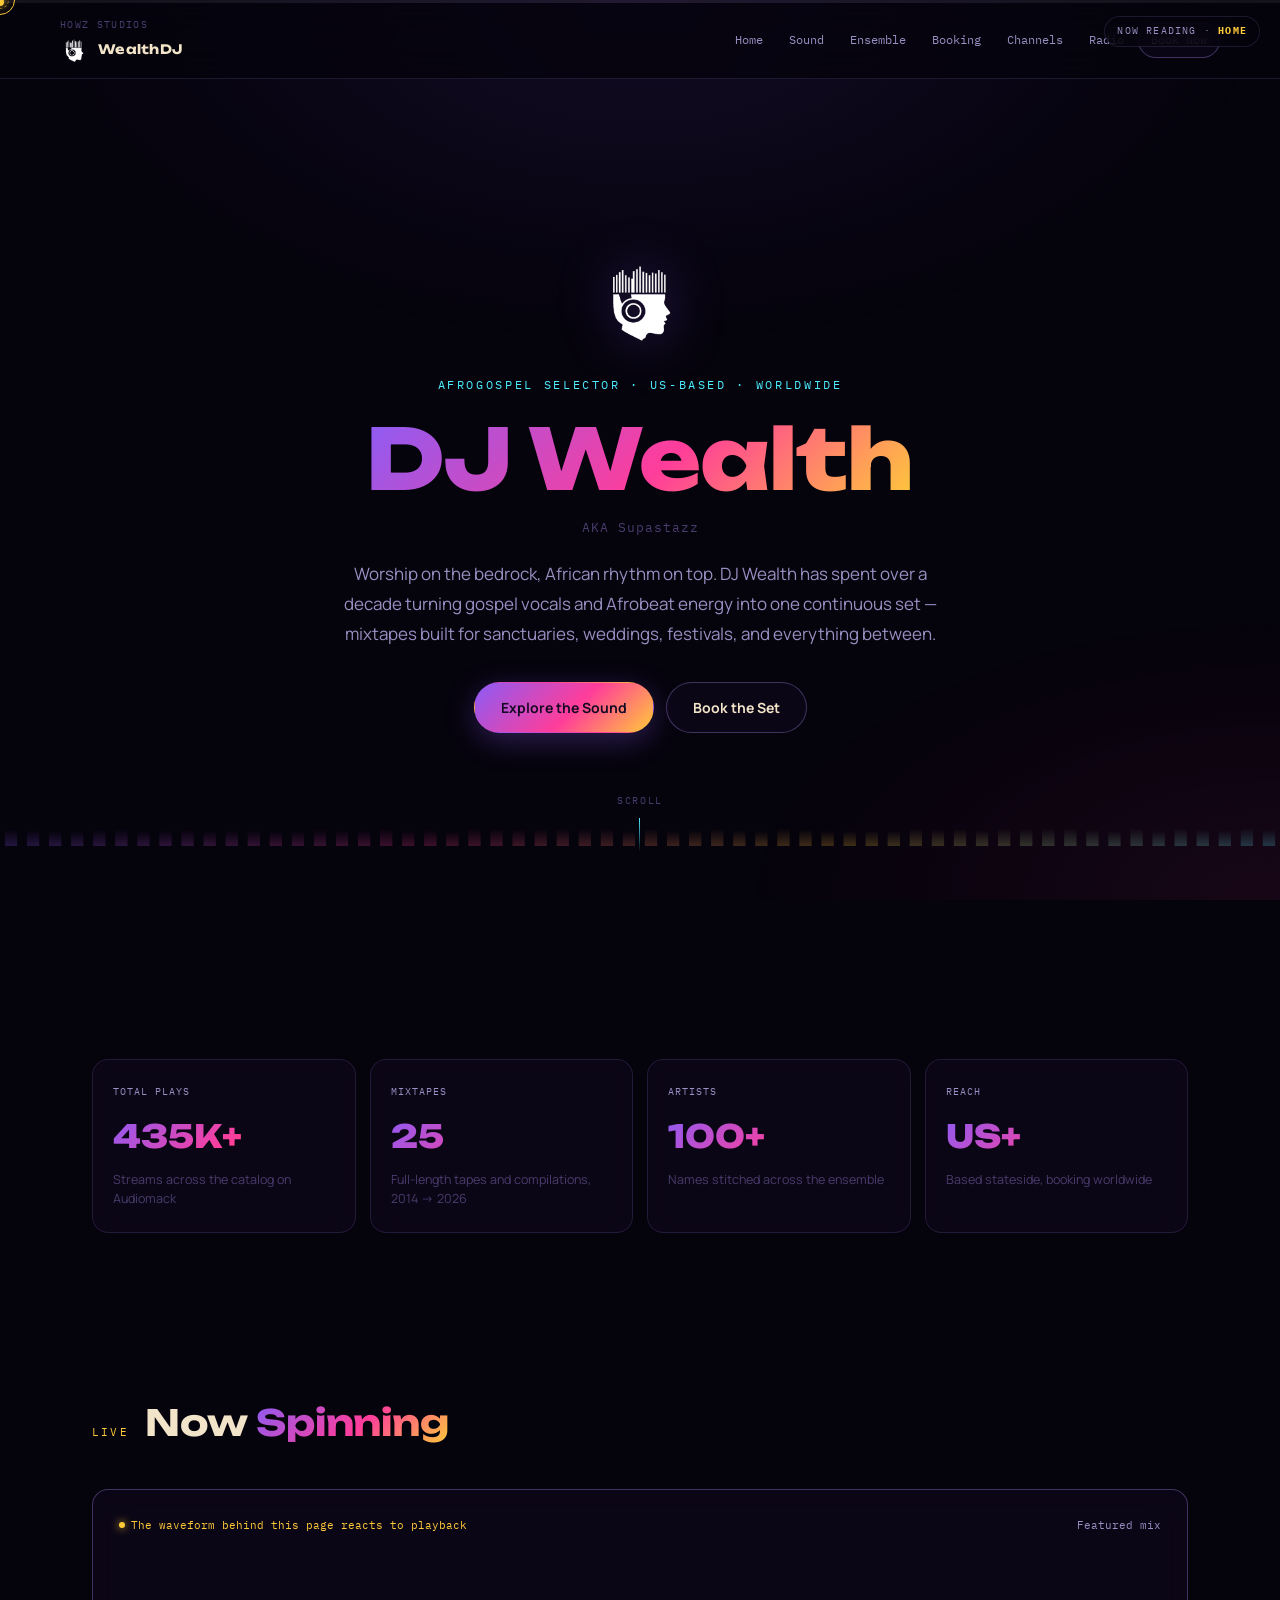
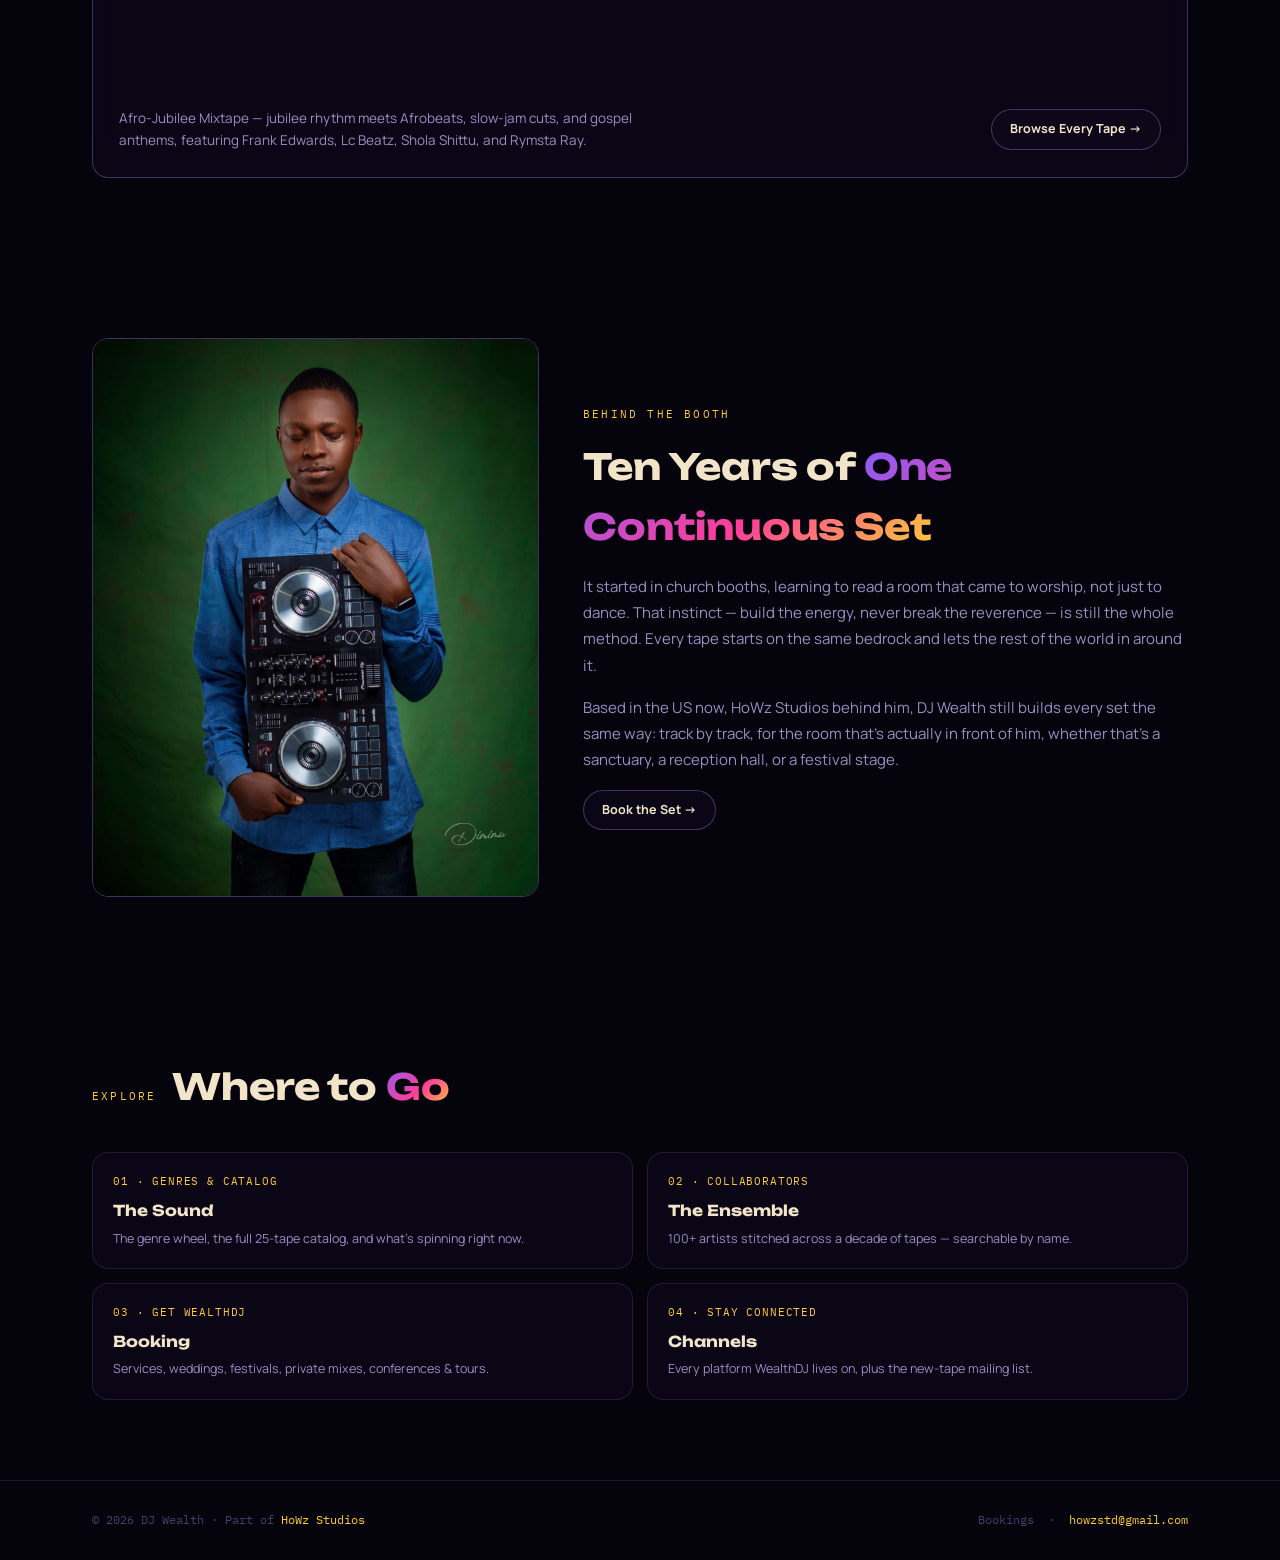
<file: index.html>
<!DOCTYPE html>
<html lang="en">
<head>
  <meta charset="UTF-8" />
  <meta name="viewport" content="width=device-width, initial-scale=1.0" />
  <title>WealthDJ — Afrogospel Selector · DJ Wealth</title>
  <meta name="description" content="DJ Wealth is an Afrogospel selector blending worship and African rhythm across 25+ mixtapes and 100+ collaborating artists. Based in the US, booking worldwide." />
  <link rel="preconnect" href="https://fonts.googleapis.com">
  <link rel="preconnect" href="https://fonts.gstatic.com" crossorigin>
  <link href="https://fonts.googleapis.com/css2?family=Unbounded:wght@500;600;700;800;900&family=Manrope:wght@400;500;600;700;800&family=IBM+Plex+Mono:wght@400;500;600&display=swap" rel="stylesheet">
  <link rel="stylesheet" href="assets/css/style.css">
  <script src="https://w.soundcloud.com/player/api.js"></script>
</head>
<body data-page-label="Home">

  <canvas id="wf-canvas" aria-hidden="true"></canvas>
  <div class="wf-veil" aria-hidden="true"></div>
  <div class="wf-cursor" aria-hidden="true"></div>
  <div class="wf-cursor-dot" aria-hidden="true"></div>
  <div class="wf-chapter" aria-hidden="true">Now Reading &middot; <strong>Home</strong></div>
  <div class="wf-scrubber" aria-hidden="true"><div class="wf-scrubber__fill"><span class="wf-scrubber__head"></span></div></div>

  <nav class="wf-nav" aria-label="Main navigation">
    <div class="container wf-nav__inner">
      <div class="wf-nav__brandwrap">
        <a class="wf-mothership" href="howz.html">HoWz Studios</a>
        <a class="wf-brand" href="index.html"><img src="assets/img/djwealth-logo.png" alt="" aria-hidden="true">WealthDJ</a>
      </div>
      <button class="wf-nav__toggle" aria-expanded="false" aria-controls="wf-nav-links">Menu ▾</button>
      <div class="wf-nav__links" id="wf-nav-links">
        <a href="index.html">Home</a>
        <a href="sound.html">Sound</a>
        <a href="ensemble.html">Ensemble</a>
        <a href="booking.html">Booking</a>
        <a href="channels.html">Channels</a>
        <a href="radio.html">Radio</a>
        <a href="booking.html" class="wf-nav__cta">Book Now</a>
      </div>
    </div>
  </nav>

  <main id="top">

    <!-- HERO -->
    <header class="wf-hero">
      <img class="wf-hero__mark" src="assets/img/djwealth-logo.png" alt="WealthDJ logo — a profile silhouette with a vinyl record and a rising equalizer" />
      <p class="wf-hero__eyebrow">Afrogospel Selector · US-Based · Worldwide</p>
      <h1 class="wf-hero__name">DJ Wealth</h1>
      <p class="wf-hero__aka">AKA Supastazz</p>
      <p class="wf-hero__bio">
        Worship on the bedrock, African rhythm on top. DJ Wealth has spent over a decade turning gospel vocals and Afrobeat energy into one continuous set — mixtapes built for sanctuaries, weddings, festivals, and everything between.
      </p>
      <div class="wf-hero__cta">
        <a class="wf-btn wf-btn--primary" href="sound.html">Explore the Sound</a>
        <a class="wf-btn" href="booking.html">Book the Set</a>
      </div>
      <div class="wf-scroll-cue"><span>Scroll</span><span class="wf-scroll-cue__line" aria-hidden="true"></span></div>
    </header>

    <!-- STATS -->
    <section class="wf-section" aria-label="By the numbers">
      <div class="container">
        <div class="wf-stats rv">
          <div class="wf-stat"><div class="wf-stat__label">Total Plays</div><div class="wf-stat__num">435K+</div><div class="wf-stat__foot">Streams across the catalog on Audiomack</div></div>
          <div class="wf-stat"><div class="wf-stat__label">Mixtapes</div><div class="wf-stat__num">25</div><div class="wf-stat__foot">Full-length tapes and compilations, 2014 &rarr; 2026</div></div>
          <div class="wf-stat"><div class="wf-stat__label">Artists</div><div class="wf-stat__num">100+</div><div class="wf-stat__foot">Names stitched across the ensemble</div></div>
          <div class="wf-stat"><div class="wf-stat__label">Reach</div><div class="wf-stat__num">US+</div><div class="wf-stat__foot">Based stateside, booking worldwide</div></div>
        </div>
      </div>
    </section>

    <!-- NOW SPINNING TEASER -->
    <section class="wf-section" aria-label="Now spinning">
      <div class="container">
        <div class="wf-section__head rv"><span class="wf-section__label">Live</span><h2 class="wf-section__title">Now <em>Spinning</em></h2></div>
        <div class="wf-player rv">
          <div class="wf-player__tag">
            <span class="wf-live"><span class="wf-live__dot" aria-hidden="true"></span>The waveform behind this page reacts to playback</span>
            <span>Featured mix</span>
          </div>
          <iframe id="scPlayer" allow="autoplay" height="140"
            src="https://w.soundcloud.com/player/?url=https%3A//soundcloud.com/wealthdj/afro-jubilee-mixtape-dj-wealth&color=%23FFCA3A&auto_play=false&hide_related=true&show_comments=false&show_user=true&show_reposts=false&show_teaser=false&visual=false"
            title="WealthDJ — Afro-Jubilee Mixtape on SoundCloud">
          </iframe>
          <div class="wf-player__foot">
            <p class="wf-player__desc">Afro-Jubilee Mixtape — jubilee rhythm meets Afrobeats, slow-jam cuts, and gospel anthems, featuring Frank Edwards, Lc Beatz, Shola Shittu, and Rymsta Ray.</p>
            <a class="wf-btn wf-btn--sm" href="sound.html">Browse Every Tape &rarr;</a>
          </div>
        </div>
      </div>
    </section>

    <!-- ABOUT -->
    <section class="wf-section" aria-label="About">
      <div class="container">
        <div class="wf-about rv">
          <div class="wf-about__media">
            <img src="assets/img/portraits/booth-blue-shirt.jpg" alt="DJ Wealth holding a Pioneer DJ controller" loading="lazy">
          </div>
          <div class="wf-about__body">
            <div class="wf-section__label" style="margin-bottom:14px">Behind the Booth</div>
            <h2 class="wf-section__title" style="margin-bottom:18px">Ten Years of <em>One Continuous Set</em></h2>
            <p>It started in church booths, learning to read a room that came to worship, not just to dance. That instinct — build the energy, never break the reverence — is still the whole method. Every tape starts on the same bedrock and lets the rest of the world in around it.</p>
            <p>Based in the US now, HoWz Studios behind him, DJ Wealth still builds every set the same way: track by track, for the room that's actually in front of him, whether that's a sanctuary, a reception hall, or a festival stage.</p>
            <a class="wf-btn wf-btn--sm" href="booking.html">Book the Set &rarr;</a>
          </div>
        </div>
      </div>
    </section>

    <!-- EXPLORE PORTALS -->
    <section class="wf-section" aria-label="Explore">
      <div class="container">
        <div class="wf-section__head rv"><span class="wf-section__label">Explore</span><h2 class="wf-section__title">Where to <em>Go</em></h2></div>
        <div class="wf-grid wf-grid--2 rv">
          <a class="wf-social" href="sound.html">
            <div class="wf-social__platform">01 &middot; Genres &amp; Catalog</div>
            <div class="wf-social__handle">The Sound</div>
            <div class="wf-social__desc">The genre wheel, the full 25-tape catalog, and what's spinning right now.</div>
          </a>
          <a class="wf-social" href="ensemble.html">
            <div class="wf-social__platform">02 &middot; Collaborators</div>
            <div class="wf-social__handle">The Ensemble</div>
            <div class="wf-social__desc">100+ artists stitched across a decade of tapes — searchable by name.</div>
          </a>
          <a class="wf-social" href="booking.html">
            <div class="wf-social__platform">03 &middot; Get WealthDJ</div>
            <div class="wf-social__handle">Booking</div>
            <div class="wf-social__desc">Services, weddings, festivals, private mixes, conferences &amp; tours.</div>
          </a>
          <a class="wf-social" href="channels.html">
            <div class="wf-social__platform">04 &middot; Stay Connected</div>
            <div class="wf-social__handle">Channels</div>
            <div class="wf-social__desc">Every platform WealthDJ lives on, plus the new-tape mailing list.</div>
          </a>
        </div>
      </div>
    </section>

  </main>

  <footer class="wf-footer">
    <div class="container">
      <span>© <span id="year"></span> DJ Wealth · Part of <a href="howz.html">HoWz Studios</a></span>
      <span>Bookings &nbsp;·&nbsp; <a href="mailto:howzstd@gmail.com">howzstd@gmail.com</a></span>
    </div>
  </footer>

  <script src="assets/js/waveform.js"></script>
  <script src="assets/js/radio-core.js"></script>
  <script src="assets/js/site.js"></script>
</body>
</html>
</file>
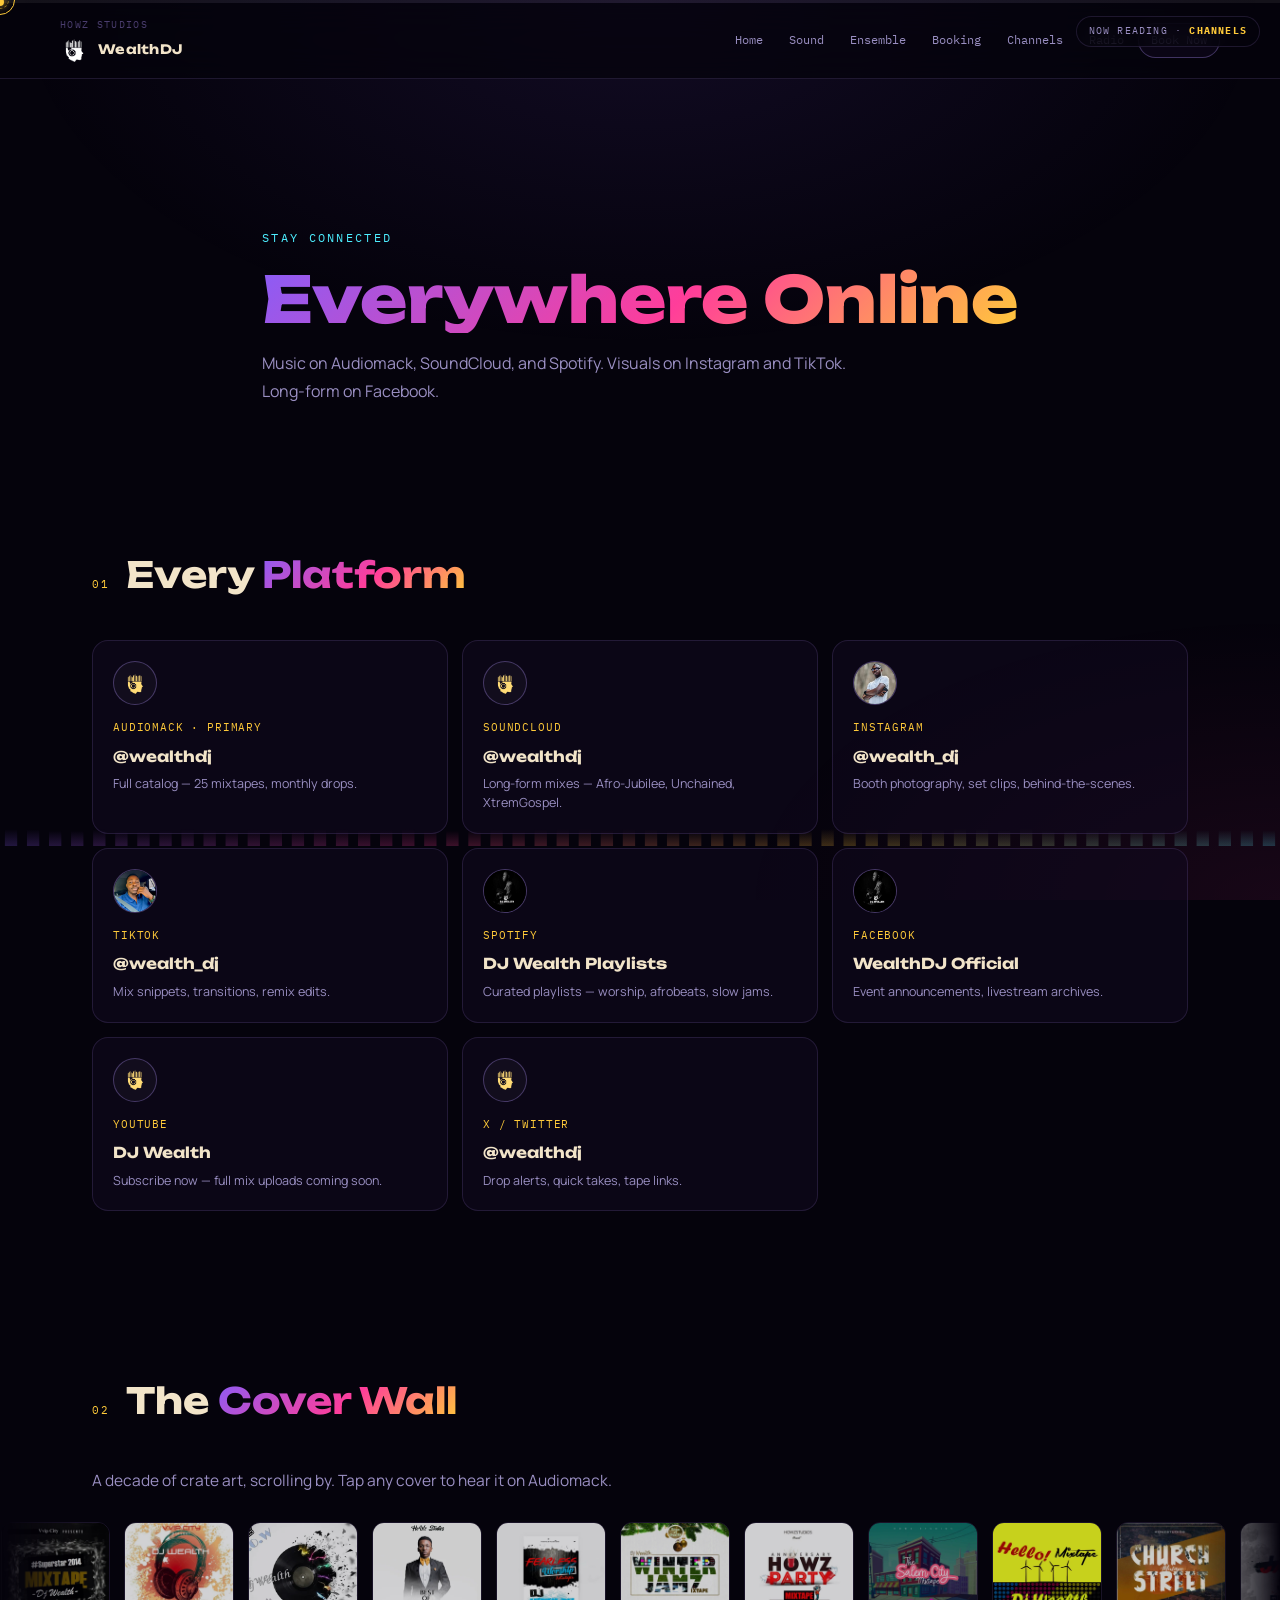
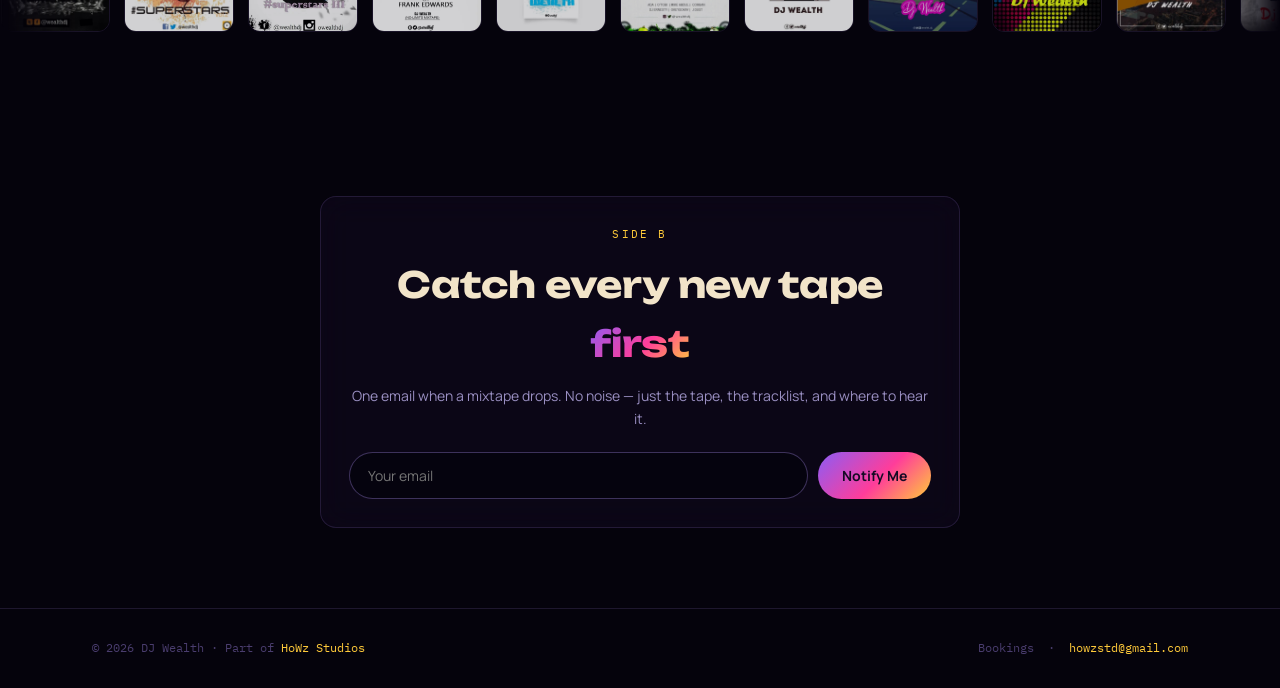
<file: channels.html>
<!DOCTYPE html>
<html lang="en">
<head>
  <meta charset="UTF-8" />
  <meta name="viewport" content="width=device-width, initial-scale=1.0" />
  <title>Channels — WealthDJ</title>
  <meta name="description" content="Every platform DJ Wealth lives on — Audiomack, SoundCloud, Spotify, Instagram, TikTok, Facebook — plus the new-tape mailing list." />
  <link rel="preconnect" href="https://fonts.googleapis.com">
  <link rel="preconnect" href="https://fonts.gstatic.com" crossorigin>
  <link href="https://fonts.googleapis.com/css2?family=Unbounded:wght@500;600;700;800;900&family=Manrope:wght@400;500;600;700;800&family=IBM+Plex+Mono:wght@400;500;600&display=swap" rel="stylesheet">
  <link rel="stylesheet" href="assets/css/style.css">
  <script src="https://w.soundcloud.com/player/api.js"></script>
</head>
<body data-page-label="Channels">

  <canvas id="wf-canvas" aria-hidden="true"></canvas>
  <div class="wf-veil" aria-hidden="true"></div>
  <div class="wf-cursor" aria-hidden="true"></div>
  <div class="wf-cursor-dot" aria-hidden="true"></div>
  <div class="wf-chapter" aria-hidden="true">Now Reading &middot; <strong>Channels</strong></div>
  <div class="wf-scrubber" aria-hidden="true"><div class="wf-scrubber__fill"><span class="wf-scrubber__head"></span></div></div>

  <nav class="wf-nav" aria-label="Main navigation">
    <div class="container wf-nav__inner">
      <div class="wf-nav__brandwrap">
        <a class="wf-mothership" href="howz.html">HoWz Studios</a>
        <a class="wf-brand" href="index.html"><img src="assets/img/djwealth-logo.png" alt="" aria-hidden="true">WealthDJ</a>
      </div>
      <button class="wf-nav__toggle" aria-expanded="false" aria-controls="wf-nav-links">Menu ▾</button>
      <div class="wf-nav__links" id="wf-nav-links">
        <a href="index.html">Home</a>
        <a href="sound.html">Sound</a>
        <a href="ensemble.html">Ensemble</a>
        <a href="booking.html">Booking</a>
        <a href="channels.html">Channels</a>
        <a href="radio.html">Radio</a>
        <a href="booking.html" class="wf-nav__cta">Book Now</a>
      </div>
    </div>
  </nav>

  <main>
    <header class="wf-pagehero">
      <div class="container">
        <p class="wf-pagehero__eyebrow">Stay Connected</p>
        <h1 class="wf-pagehero__title">Everywhere Online</h1>
        <p class="wf-pagehero__sub">Music on Audiomack, SoundCloud, and Spotify. Visuals on Instagram and TikTok. Long-form on Facebook.</p>
      </div>
    </header>

    <section class="wf-section">
      <div class="container">
        <div class="wf-section__head rv"><span class="wf-section__label">01</span><h2 class="wf-section__title">Every <em>Platform</em></h2></div>
        <div class="wf-grid wf-grid--3 rv">
          <a class="wf-social" href="https://audiomack.com/wealthdj" target="_blank" rel="noopener noreferrer">
            <div class="wf-social__avatar wf-social__avatar--mark" aria-hidden="true"><img src="assets/img/djwealth-logo.png" alt=""></div>
            <div class="wf-social__platform">Audiomack &middot; Primary</div>
            <div class="wf-social__handle">@wealthdj</div>
            <div class="wf-social__desc">Full catalog — 25 mixtapes, monthly drops.</div>
          </a>
          <a class="wf-social" href="https://soundcloud.com/wealthdj" target="_blank" rel="noopener noreferrer">
            <div class="wf-social__avatar wf-social__avatar--mark" aria-hidden="true"><img src="assets/img/djwealth-logo.png" alt=""></div>
            <div class="wf-social__platform">SoundCloud</div>
            <div class="wf-social__handle">@wealthdj</div>
            <div class="wf-social__desc">Long-form mixes — Afro-Jubilee, Unchained, XtremGospel.</div>
          </a>
          <a class="wf-social" href="https://www.instagram.com/wealth_dj/" target="_blank" rel="noopener noreferrer">
            <div class="wf-social__avatar"><img src="assets/img/instagram-profile.jpg" alt=""></div>
            <div class="wf-social__platform">Instagram</div>
            <div class="wf-social__handle">@wealth_dj</div>
            <div class="wf-social__desc">Booth photography, set clips, behind-the-scenes.</div>
          </a>
          <a class="wf-social" href="https://www.tiktok.com/@wealth_dj" target="_blank" rel="noopener noreferrer">
            <div class="wf-social__avatar"><img src="assets/img/tiktok-profile.jpg" alt=""></div>
            <div class="wf-social__platform">TikTok</div>
            <div class="wf-social__handle">@wealth_dj</div>
            <div class="wf-social__desc">Mix snippets, transitions, remix edits.</div>
          </a>
          <a class="wf-social" href="https://open.spotify.com/user/31smclcocxsf2qlnfvrewr66thhm" target="_blank" rel="noopener noreferrer">
            <div class="wf-social__avatar"><img src="assets/img/spotify-profile.jpg" alt=""></div>
            <div class="wf-social__platform">Spotify</div>
            <div class="wf-social__handle">DJ Wealth Playlists</div>
            <div class="wf-social__desc">Curated playlists — worship, afrobeats, slow jams.</div>
          </a>
          <a class="wf-social" href="https://www.facebook.com/wealthdj/" target="_blank" rel="noopener noreferrer">
            <div class="wf-social__avatar"><img src="assets/img/facebook-profile.jpg" alt=""></div>
            <div class="wf-social__platform">Facebook</div>
            <div class="wf-social__handle">WealthDJ Official</div>
            <div class="wf-social__desc">Event announcements, livestream archives.</div>
          </a>
          <a class="wf-social" href="https://www.youtube.com/channel/UCgRxl3O91qWH1mgXP-CYFUA" target="_blank" rel="noopener noreferrer">
            <div class="wf-social__avatar wf-social__avatar--mark" aria-hidden="true"><img src="assets/img/djwealth-logo.png" alt=""></div>
            <div class="wf-social__platform">YouTube</div>
            <div class="wf-social__handle">DJ Wealth</div>
            <div class="wf-social__desc">Subscribe now — full mix uploads coming soon.</div>
          </a>
          <a class="wf-social" href="https://x.com/wealthdj" target="_blank" rel="noopener noreferrer">
            <div class="wf-social__avatar wf-social__avatar--mark" aria-hidden="true"><img src="assets/img/djwealth-logo.png" alt=""></div>
            <div class="wf-social__platform">X / Twitter</div>
            <div class="wf-social__handle">@wealthdj</div>
            <div class="wf-social__desc">Drop alerts, quick takes, tape links.</div>
          </a>
        </div>
      </div>
    </section>

    <section class="wf-section" aria-label="Cover wall">
      <div class="container">
        <div class="wf-section__head"><span class="wf-section__label">02</span><h2 class="wf-section__title">The <em>Cover Wall</em></h2></div>
        <p class="wf-section__lede" style="margin-bottom:24px">A decade of crate art, scrolling by. Tap any cover to hear it on Audiomack.</p>
      </div>
      <a class="wf-marquee" href="https://audiomack.com/wealthdj" target="_blank" rel="noopener noreferrer" aria-label="Browse the full catalog on Audiomack">
        <div class="wf-marquee__track">
          <img src="assets/img/covers/superstars-vol1.webp" alt="" loading="lazy">
          <img src="assets/img/covers/superstars-dj-wealth.webp" alt="" loading="lazy">
          <img src="assets/img/covers/superstars-vol3.webp" alt="" loading="lazy">
          <img src="assets/img/covers/frank-edwards-p1.webp" alt="" loading="lazy">
          <img src="assets/img/covers/fearless.webp" alt="" loading="lazy">
          <img src="assets/img/covers/winter-jamz-2017.webp" alt="" loading="lazy">
          <img src="assets/img/covers/howzparty.webp" alt="" loading="lazy">
          <img src="assets/img/covers/purepraises-2018.webp" alt="" loading="lazy">
          <img src="assets/img/covers/hello.webp" alt="" loading="lazy">
          <img src="assets/img/covers/church-street.webp" alt="" loading="lazy">
          <img src="assets/img/covers/january-slos.webp" alt="" loading="lazy">
          <img src="assets/img/covers/mike-abdul-best-of.webp" alt="" loading="lazy">
          <img src="assets/img/covers/flux.webp" alt="" loading="lazy">
          <img src="assets/img/covers/testimony.webp" alt="" loading="lazy">
          <img src="assets/img/covers/xi-mixtape.webp" alt="" loading="lazy">
          <img src="assets/img/covers/superstars-blessings.webp" alt="" loading="lazy">
          <img src="assets/img/covers/frank-edwards-p3.webp" alt="" loading="lazy">
          <img src="assets/img/covers/afrogospel-juice.webp" alt="" loading="lazy">
          <img src="assets/img/covers/alert-vibes-2022.webp" alt="" loading="lazy">
          <img src="assets/img/covers/superstars-vol1.webp" alt="" loading="lazy" aria-hidden="true">
          <img src="assets/img/covers/superstars-dj-wealth.webp" alt="" loading="lazy" aria-hidden="true">
          <img src="assets/img/covers/superstars-vol3.webp" alt="" loading="lazy" aria-hidden="true">
          <img src="assets/img/covers/frank-edwards-p1.webp" alt="" loading="lazy" aria-hidden="true">
          <img src="assets/img/covers/fearless.webp" alt="" loading="lazy" aria-hidden="true">
          <img src="assets/img/covers/winter-jamz-2017.webp" alt="" loading="lazy" aria-hidden="true">
          <img src="assets/img/covers/howzparty.webp" alt="" loading="lazy" aria-hidden="true">
          <img src="assets/img/covers/purepraises-2018.webp" alt="" loading="lazy" aria-hidden="true">
          <img src="assets/img/covers/hello.webp" alt="" loading="lazy" aria-hidden="true">
          <img src="assets/img/covers/church-street.webp" alt="" loading="lazy" aria-hidden="true">
          <img src="assets/img/covers/january-slos.webp" alt="" loading="lazy" aria-hidden="true">
          <img src="assets/img/covers/mike-abdul-best-of.webp" alt="" loading="lazy" aria-hidden="true">
          <img src="assets/img/covers/flux.webp" alt="" loading="lazy" aria-hidden="true">
          <img src="assets/img/covers/testimony.webp" alt="" loading="lazy" aria-hidden="true">
          <img src="assets/img/covers/xi-mixtape.webp" alt="" loading="lazy" aria-hidden="true">
          <img src="assets/img/covers/superstars-blessings.webp" alt="" loading="lazy" aria-hidden="true">
          <img src="assets/img/covers/frank-edwards-p3.webp" alt="" loading="lazy" aria-hidden="true">
          <img src="assets/img/covers/afrogospel-juice.webp" alt="" loading="lazy" aria-hidden="true">
          <img src="assets/img/covers/alert-vibes-2022.webp" alt="" loading="lazy" aria-hidden="true">
        </div>
      </a>
    </section>

    <section class="wf-section" aria-label="Newsletter">
      <div class="container">
        <div class="wf-panel rv" style="text-align:center;max-width:640px;margin:0 auto">
          <div class="wf-section__label" style="margin-bottom:12px">Side B</div>
          <h2 class="wf-section__title" style="margin-bottom:10px">Catch every new tape <em>first</em></h2>
          <p style="color:var(--muted);font-size:14px;margin-bottom:4px">One email when a mixtape drops. No noise — just the tape, the tracklist, and where to hear it.</p>
          <form class="wf-nl" id="nlForm" aria-label="Newsletter signup">
            <input type="email" id="nlEmail" placeholder="Your email" required />
            <button type="submit">Notify Me</button>
          </form>
        </div>
      </div>
    </section>
  </main>

  <footer class="wf-footer">
    <div class="container">
      <span>© <span id="year"></span> DJ Wealth · Part of <a href="howz.html">HoWz Studios</a></span>
      <span>Bookings &nbsp;·&nbsp; <a href="mailto:howzstd@gmail.com">howzstd@gmail.com</a></span>
    </div>
  </footer>

  <script src="assets/js/waveform.js"></script>
  <script src="assets/js/radio-core.js"></script>
  <script src="assets/js/site.js"></script>
</body>
</html>
</file>
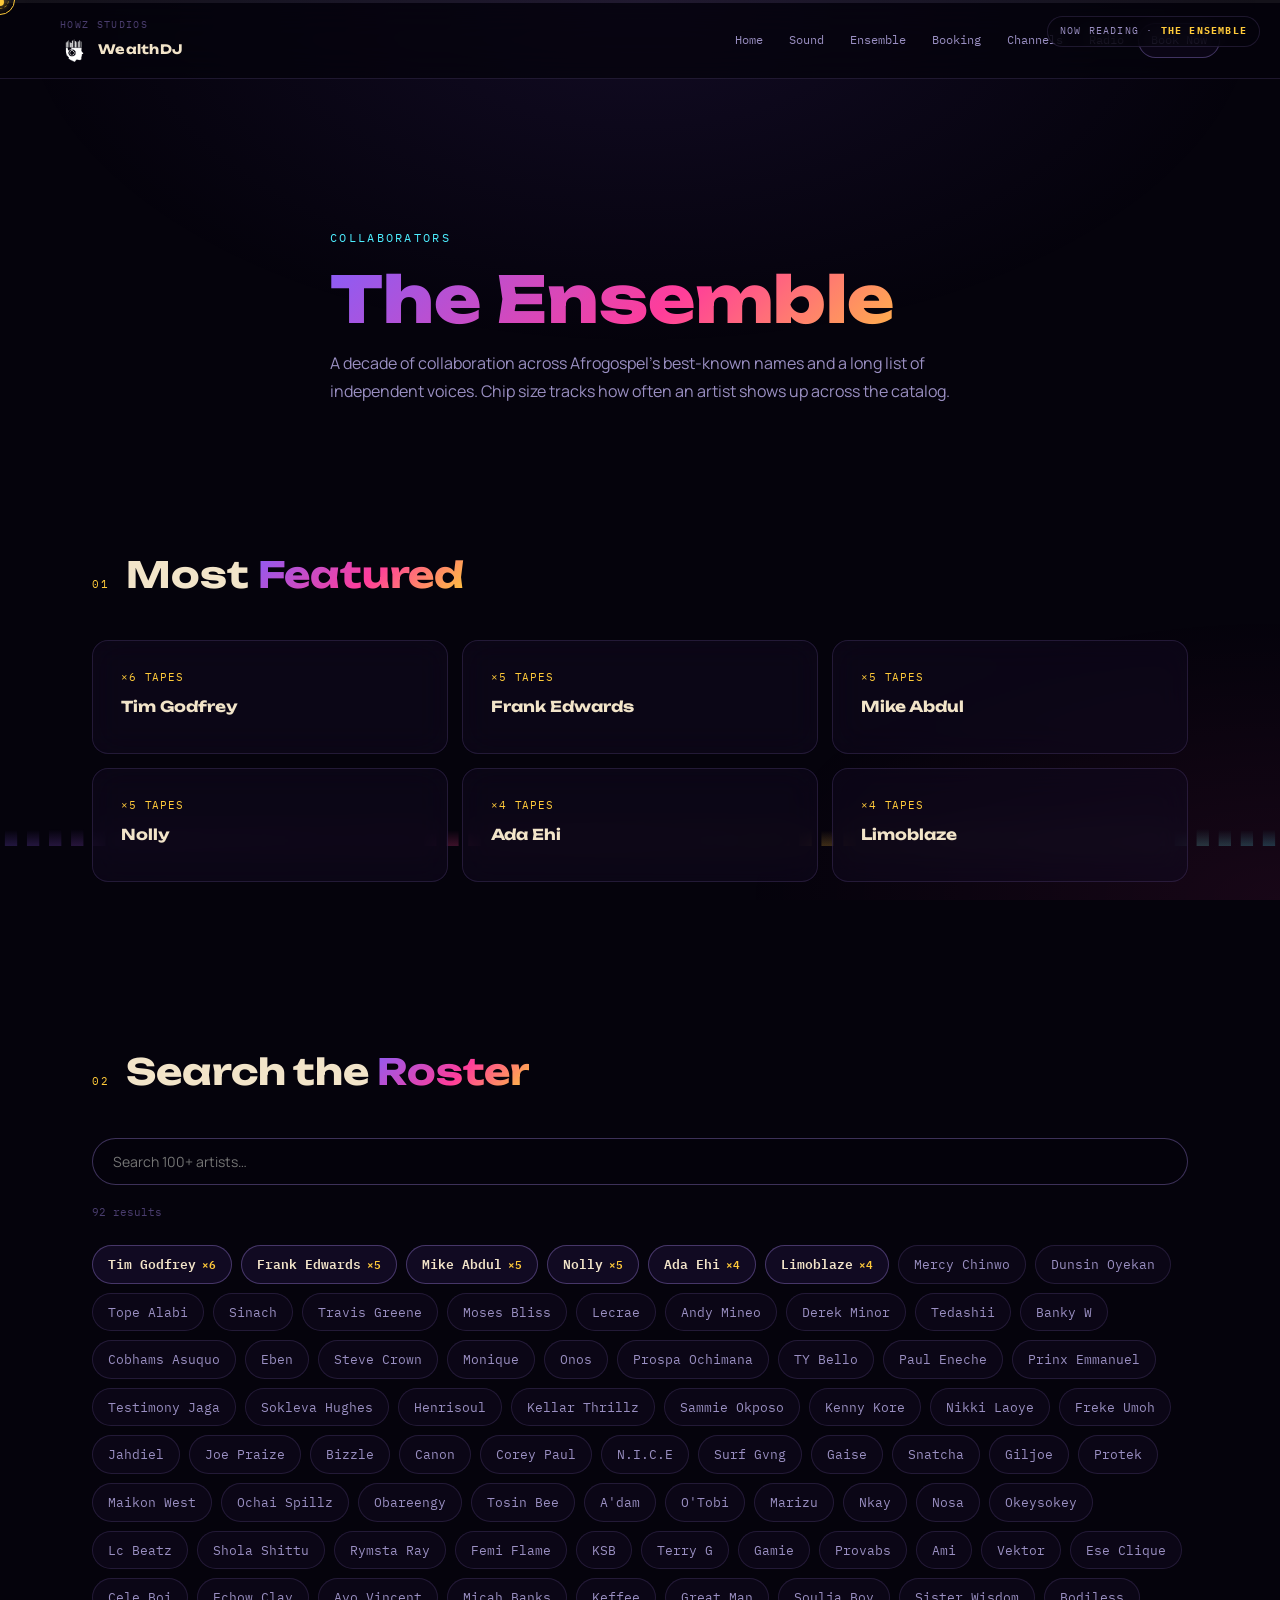
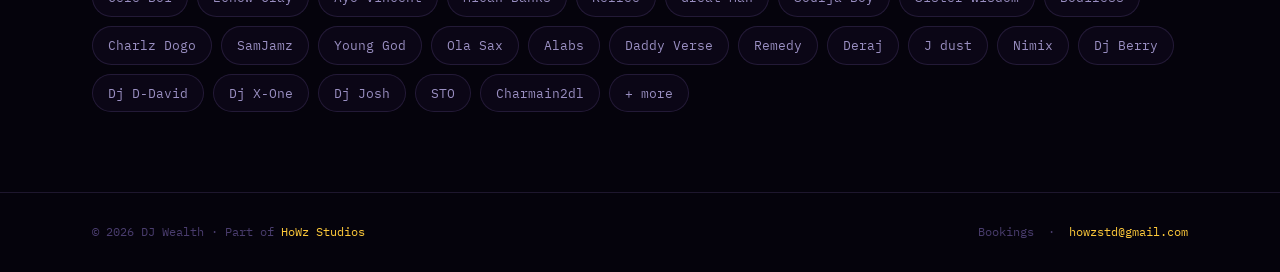
<file: ensemble.html>
<!DOCTYPE html>
<html lang="en">
<head>
  <meta charset="UTF-8" />
  <meta name="viewport" content="width=device-width, initial-scale=1.0" />
  <title>The Ensemble — WealthDJ</title>
  <meta name="description" content="100+ artists stitched across the WealthDJ catalog — search the full Afrogospel ensemble." />
  <link rel="preconnect" href="https://fonts.googleapis.com">
  <link rel="preconnect" href="https://fonts.gstatic.com" crossorigin>
  <link href="https://fonts.googleapis.com/css2?family=Unbounded:wght@500;600;700;800;900&family=Manrope:wght@400;500;600;700;800&family=IBM+Plex+Mono:wght@400;500;600&display=swap" rel="stylesheet">
  <link rel="stylesheet" href="assets/css/style.css">
  <script src="https://w.soundcloud.com/player/api.js"></script>
</head>
<body data-page-label="The Ensemble">

  <canvas id="wf-canvas" aria-hidden="true"></canvas>
  <div class="wf-veil" aria-hidden="true"></div>
  <div class="wf-cursor" aria-hidden="true"></div>
  <div class="wf-cursor-dot" aria-hidden="true"></div>
  <div class="wf-chapter" aria-hidden="true">Now Reading &middot; <strong>The Ensemble</strong></div>
  <div class="wf-scrubber" aria-hidden="true"><div class="wf-scrubber__fill"><span class="wf-scrubber__head"></span></div></div>

  <nav class="wf-nav" aria-label="Main navigation">
    <div class="container wf-nav__inner">
      <div class="wf-nav__brandwrap">
        <a class="wf-mothership" href="howz.html">HoWz Studios</a>
        <a class="wf-brand" href="index.html"><img src="assets/img/djwealth-logo.png" alt="" aria-hidden="true">WealthDJ</a>
      </div>
      <button class="wf-nav__toggle" aria-expanded="false" aria-controls="wf-nav-links">Menu ▾</button>
      <div class="wf-nav__links" id="wf-nav-links">
        <a href="index.html">Home</a>
        <a href="sound.html">Sound</a>
        <a href="ensemble.html">Ensemble</a>
        <a href="booking.html">Booking</a>
        <a href="channels.html">Channels</a>
        <a href="radio.html">Radio</a>
        <a href="booking.html" class="wf-nav__cta">Book Now</a>
      </div>
    </div>
  </nav>

  <main>
    <header class="wf-pagehero">
      <div class="container">
        <p class="wf-pagehero__eyebrow">Collaborators</p>
        <h1 class="wf-pagehero__title">The Ensemble</h1>
        <p class="wf-pagehero__sub">A decade of collaboration across Afrogospel's best-known names and a long list of independent voices. Chip size tracks how often an artist shows up across the catalog.</p>
      </div>
    </header>

    <section class="wf-section">
      <div class="container">
        <div class="wf-section__head rv"><span class="wf-section__label">01</span><h2 class="wf-section__title">Most <em>Featured</em></h2></div>
        <div class="wf-grid wf-grid--3 rv">
          <div class="wf-panel"><div class="wf-social__platform">&times;6 tapes</div><div class="wf-social__handle">Tim Godfrey</div></div>
          <div class="wf-panel"><div class="wf-social__platform">&times;5 tapes</div><div class="wf-social__handle">Frank Edwards</div></div>
          <div class="wf-panel"><div class="wf-social__platform">&times;5 tapes</div><div class="wf-social__handle">Mike Abdul</div></div>
          <div class="wf-panel"><div class="wf-social__platform">&times;5 tapes</div><div class="wf-social__handle">Nolly</div></div>
          <div class="wf-panel"><div class="wf-social__platform">&times;4 tapes</div><div class="wf-social__handle">Ada Ehi</div></div>
          <div class="wf-panel"><div class="wf-social__platform">&times;4 tapes</div><div class="wf-social__handle">Limoblaze</div></div>
        </div>
      </div>
    </section>

    <section class="wf-section">
      <div class="container">
        <div class="wf-section__head rv"><span class="wf-section__label">02</span><h2 class="wf-section__title">Search the <em>Roster</em></h2></div>
        <input class="wf-search rv" type="text" placeholder="Search 100+ artists…" data-filter-input="#ensembleCloud .wf-chip" data-filter-count="#ensembleCount" style="margin-bottom:8px" />
        <div class="wf-count" id="ensembleCount" style="margin-bottom:24px">100+ results</div>
        <div class="wf-cloud rv" id="ensembleCloud">
          <span class="wf-chip wf-chip--major">Tim Godfrey<span class="wf-chip__count">×6</span></span>
          <span class="wf-chip wf-chip--major">Frank Edwards<span class="wf-chip__count">×5</span></span>
          <span class="wf-chip wf-chip--major">Mike Abdul<span class="wf-chip__count">×5</span></span>
          <span class="wf-chip wf-chip--major">Nolly<span class="wf-chip__count">×5</span></span>
          <span class="wf-chip wf-chip--major">Ada Ehi<span class="wf-chip__count">×4</span></span>
          <span class="wf-chip wf-chip--major">Limoblaze<span class="wf-chip__count">×4</span></span>
          <span class="wf-chip">Mercy Chinwo</span>
          <span class="wf-chip">Dunsin Oyekan</span>
          <span class="wf-chip">Tope Alabi</span>
          <span class="wf-chip">Sinach</span>
          <span class="wf-chip">Travis Greene</span>
          <span class="wf-chip">Moses Bliss</span>
          <span class="wf-chip">Lecrae</span>
          <span class="wf-chip">Andy Mineo</span>
          <span class="wf-chip">Derek Minor</span>
          <span class="wf-chip">Tedashii</span>
          <span class="wf-chip">Banky W</span>
          <span class="wf-chip">Cobhams Asuquo</span>
          <span class="wf-chip">Eben</span>
          <span class="wf-chip">Steve Crown</span>
          <span class="wf-chip">Monique</span>
          <span class="wf-chip">Onos</span>
          <span class="wf-chip">Prospa Ochimana</span>
          <span class="wf-chip">TY Bello</span>
          <span class="wf-chip">Paul Eneche</span>
          <span class="wf-chip">Prinx Emmanuel</span>
          <span class="wf-chip">Testimony Jaga</span>
          <span class="wf-chip">Sokleva Hughes</span>
          <span class="wf-chip">Henrisoul</span>
          <span class="wf-chip">Kellar Thrillz</span>
          <span class="wf-chip">Sammie Okposo</span>
          <span class="wf-chip">Kenny Kore</span>
          <span class="wf-chip">Nikki Laoye</span>
          <span class="wf-chip">Freke Umoh</span>
          <span class="wf-chip">Jahdiel</span>
          <span class="wf-chip">Joe Praize</span>
          <span class="wf-chip">Bizzle</span>
          <span class="wf-chip">Canon</span>
          <span class="wf-chip">Corey Paul</span>
          <span class="wf-chip">N.I.C.E</span>
          <span class="wf-chip">Surf Gvng</span>
          <span class="wf-chip">Gaise</span>
          <span class="wf-chip">Snatcha</span>
          <span class="wf-chip">Giljoe</span>
          <span class="wf-chip">Protek</span>
          <span class="wf-chip">Maikon West</span>
          <span class="wf-chip">Ochai Spillz</span>
          <span class="wf-chip">Obareengy</span>
          <span class="wf-chip">Tosin Bee</span>
          <span class="wf-chip">A'dam</span>
          <span class="wf-chip">O'Tobi</span>
          <span class="wf-chip">Marizu</span>
          <span class="wf-chip">Nkay</span>
          <span class="wf-chip">Nosa</span>
          <span class="wf-chip">Okeysokey</span>
          <span class="wf-chip">Lc Beatz</span>
          <span class="wf-chip">Shola Shittu</span>
          <span class="wf-chip">Rymsta Ray</span>
          <span class="wf-chip">Femi Flame</span>
          <span class="wf-chip">KSB</span>
          <span class="wf-chip">Terry G</span>
          <span class="wf-chip">Gamie</span>
          <span class="wf-chip">Provabs</span>
          <span class="wf-chip">Ami</span>
          <span class="wf-chip">Vektor</span>
          <span class="wf-chip">Ese Clique</span>
          <span class="wf-chip">Cele Boi</span>
          <span class="wf-chip">Echow Clay</span>
          <span class="wf-chip">Ayo Vincent</span>
          <span class="wf-chip">Micah Banks</span>
          <span class="wf-chip">Keffee</span>
          <span class="wf-chip">Great Man</span>
          <span class="wf-chip">Soulja Boy</span>
          <span class="wf-chip">Sister Wisdom</span>
          <span class="wf-chip">Bodiless</span>
          <span class="wf-chip">Charlz Dogo</span>
          <span class="wf-chip">SamJamz</span>
          <span class="wf-chip">Young God</span>
          <span class="wf-chip">Ola Sax</span>
          <span class="wf-chip">Alabs</span>
          <span class="wf-chip">Daddy Verse</span>
          <span class="wf-chip">Remedy</span>
          <span class="wf-chip">Deraj</span>
          <span class="wf-chip">J dust</span>
          <span class="wf-chip">Nimix</span>
          <span class="wf-chip">Dj Berry</span>
          <span class="wf-chip">Dj D-David</span>
          <span class="wf-chip">Dj X-One</span>
          <span class="wf-chip">Dj Josh</span>
          <span class="wf-chip">STO</span>
          <span class="wf-chip">Charmain2dl</span>
          <span class="wf-chip">+ more</span>
        </div>
      </div>
    </section>
  </main>

  <footer class="wf-footer">
    <div class="container">
      <span>© <span id="year"></span> DJ Wealth · Part of <a href="howz.html">HoWz Studios</a></span>
      <span>Bookings &nbsp;·&nbsp; <a href="mailto:howzstd@gmail.com">howzstd@gmail.com</a></span>
    </div>
  </footer>

  <script src="assets/js/waveform.js"></script>
  <script src="assets/js/radio-core.js"></script>
  <script src="assets/js/site.js"></script>
</body>
</html>
</file>
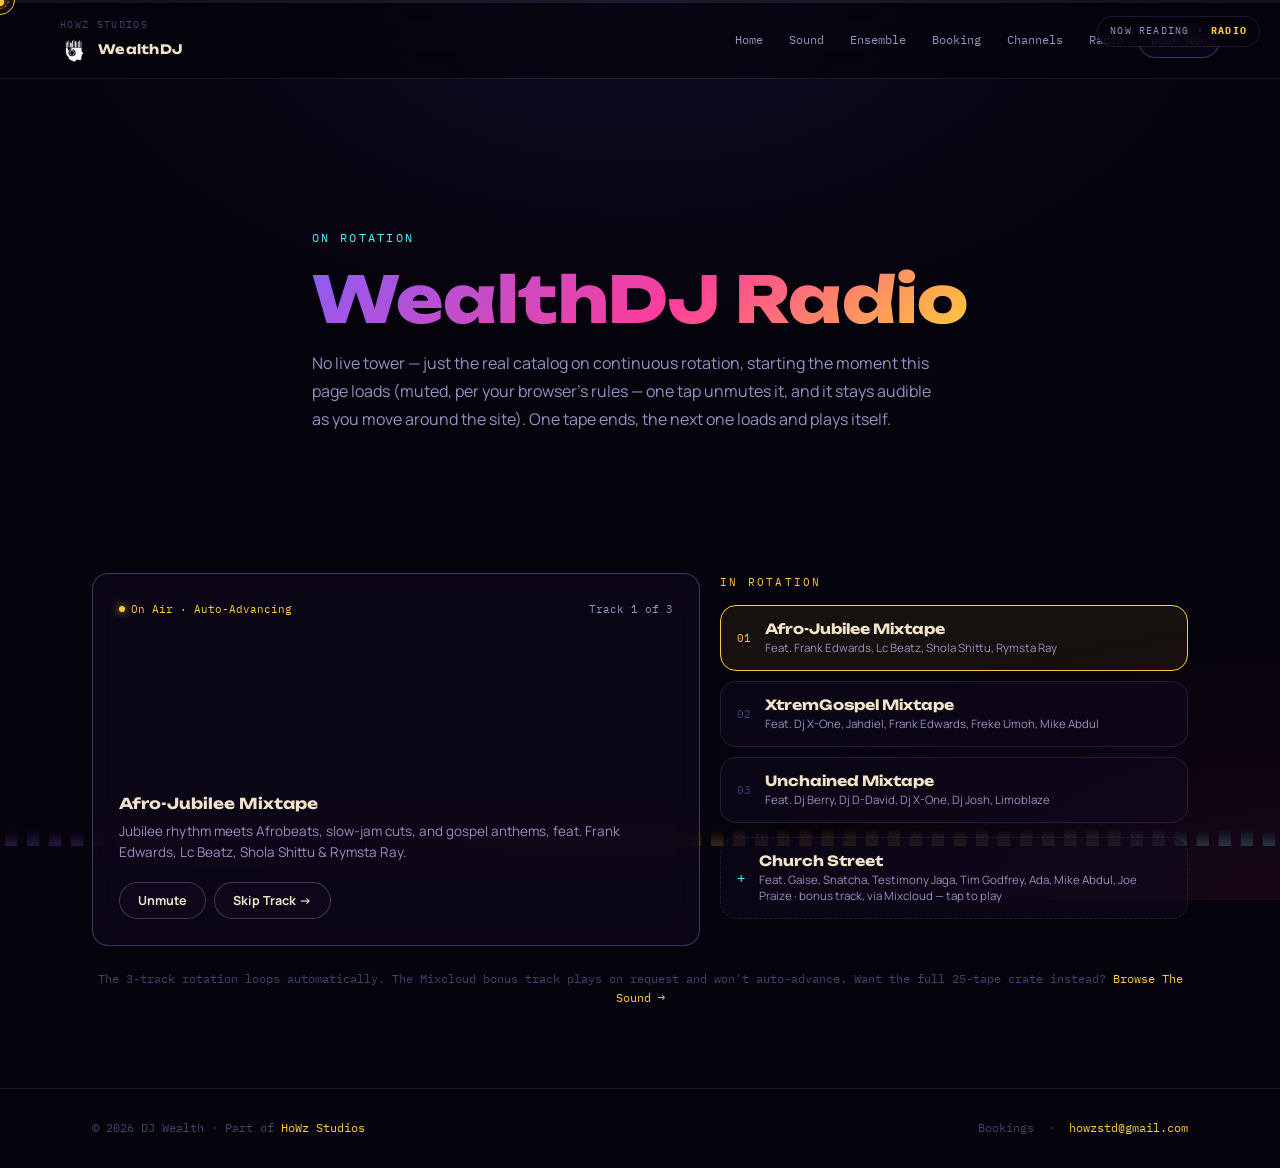
<file: radio.html>
<!DOCTYPE html>
<html lang="en">
<head>
  <meta charset="UTF-8" />
  <meta name="viewport" content="width=device-width, initial-scale=1.0" />
  <title>Radio — WealthDJ</title>
  <meta name="description" content="WealthDJ Radio — the real SoundCloud catalog on continuous rotation. One tape ends, the next one starts, no live tower required." />
  <link rel="preconnect" href="https://fonts.googleapis.com">
  <link rel="preconnect" href="https://fonts.gstatic.com" crossorigin>
  <link href="https://fonts.googleapis.com/css2?family=Unbounded:wght@500;600;700;800;900&family=Manrope:wght@400;500;600;700;800&family=IBM+Plex+Mono:wght@400;500;600&display=swap" rel="stylesheet">
  <link rel="stylesheet" href="assets/css/style.css">
  <script src="https://w.soundcloud.com/player/api.js"></script>
</head>
<body data-page-label="Radio">

  <canvas id="wf-canvas" aria-hidden="true"></canvas>
  <div class="wf-veil" aria-hidden="true"></div>
  <div class="wf-cursor" aria-hidden="true"></div>
  <div class="wf-cursor-dot" aria-hidden="true"></div>
  <div class="wf-chapter" aria-hidden="true">Now Reading &middot; <strong>Radio</strong></div>
  <div class="wf-scrubber" aria-hidden="true"><div class="wf-scrubber__fill"><span class="wf-scrubber__head"></span></div></div>

  <nav class="wf-nav" aria-label="Main navigation">
    <div class="container wf-nav__inner">
      <div class="wf-nav__brandwrap">
        <a class="wf-mothership" href="howz.html">HoWz Studios</a>
        <a class="wf-brand" href="index.html"><img src="assets/img/djwealth-logo.png" alt="" aria-hidden="true">WealthDJ</a>
      </div>
      <button class="wf-nav__toggle" aria-expanded="false" aria-controls="wf-nav-links">Menu ▾</button>
      <div class="wf-nav__links" id="wf-nav-links">
        <a href="index.html">Home</a>
        <a href="sound.html">Sound</a>
        <a href="ensemble.html">Ensemble</a>
        <a href="booking.html">Booking</a>
        <a href="channels.html">Channels</a>
        <a href="radio.html">Radio</a>
        <a href="booking.html" class="wf-nav__cta">Book Now</a>
      </div>
    </div>
  </nav>

  <main>
    <header class="wf-pagehero">
      <div class="container">
        <p class="wf-pagehero__eyebrow">On Rotation</p>
        <h1 class="wf-pagehero__title">WealthDJ Radio</h1>
        <p class="wf-pagehero__sub">No live tower — just the real catalog on continuous rotation, starting the moment this page loads (muted, per your browser's rules — one tap unmutes it, and it stays audible as you move around the site). One tape ends, the next one loads and plays itself.</p>
      </div>
    </header>

    <section class="wf-section">
      <div class="container">
        <div class="wf-radio rv">
          <div class="wf-player wf-radio__player">
            <div class="wf-player__tag">
              <span class="wf-live"><span class="wf-live__dot" aria-hidden="true"></span>On Air &middot; Auto-Advancing</span>
              <span id="radioCount">Track 1 of 3</span>
            </div>
            <iframe id="scPlayer" allow="autoplay" height="140"
              src="https://w.soundcloud.com/player/?url=https%3A//soundcloud.com/wealthdj/afro-jubilee-mixtape-dj-wealth&color=%23FFCA3A&auto_play=false&hide_related=true&show_comments=false&show_user=true&show_reposts=false&show_teaser=false&visual=false"
              title="WealthDJ Radio player">
            </iframe>
            <iframe id="mcPlayer" allow="autoplay" height="140" style="display:none;border:none;border-radius:10px"
              src="about:blank" title="WealthDJ Radio player (Mixcloud)">
            </iframe>
            <div class="wf-player__foot">
              <div>
                <div id="radioNowTitle" style="font-family:var(--display);font-weight:700;color:var(--bone);font-size:15px;margin-bottom:4px">Afro-Jubilee Mixtape</div>
                <p id="radioNowDesc" class="wf-player__desc" style="margin:0">Jubilee rhythm meets Afrobeats, slow-jam cuts, and gospel anthems, feat. Frank Edwards, Lc Beatz, Shola Shittu &amp; Rymsta Ray.</p>
              </div>
              <div style="display:flex;gap:8px;flex:none">
                <button class="wf-btn wf-btn--sm" id="radioUnmute" type="button">Unmute</button>
                <button class="wf-btn wf-btn--sm" id="radioNext" type="button">Skip Track &rarr;</button>
              </div>
            </div>
          </div>

          <div class="wf-radio__queue" role="list" aria-label="Rotation queue">
            <div class="wf-section__label" style="margin-bottom:4px">In Rotation</div>
            <button class="wf-radio__track is-active" data-track-idx="0" type="button" role="listitem">
              <span class="wf-radio__track-num">01</span>
              <span class="wf-radio__track-body"><strong>Afro-Jubilee Mixtape</strong><small>Feat. Frank Edwards, Lc Beatz, Shola Shittu, Rymsta Ray</small></span>
            </button>
            <button class="wf-radio__track" data-track-idx="1" type="button" role="listitem">
              <span class="wf-radio__track-num">02</span>
              <span class="wf-radio__track-body"><strong>XtremGospel Mixtape</strong><small>Feat. Dj X-One, Jahdiel, Frank Edwards, Freke Umoh, Mike Abdul</small></span>
            </button>
            <button class="wf-radio__track" data-track-idx="2" type="button" role="listitem">
              <span class="wf-radio__track-num">03</span>
              <span class="wf-radio__track-body"><strong>Unchained Mixtape</strong><small>Feat. Dj Berry, Dj D-David, Dj X-One, Dj Josh, Limoblaze</small></span>
            </button>
            <button class="wf-radio__track wf-radio__track--bonus" id="radioBonusTrack" type="button" role="listitem">
              <span class="wf-radio__track-num">+</span>
              <span class="wf-radio__track-body"><strong>Church Street</strong><small>Feat. Gaise, Snatcha, Testimony Jaga, Tim Godfrey, Ada, Mike Abdul, Joe Praize &middot; bonus track, via Mixcloud &mdash; tap to play</small></span>
            </button>
          </div>
        </div>

        <p style="text-align:center;color:var(--faint);font-family:var(--mono);font-size:11.5px;margin-top:24px">
          The 3-track rotation loops automatically. The Mixcloud bonus track plays on request and won't auto-advance. Want the full 25-tape crate instead? <a href="sound.html" style="color:var(--gold)">Browse The Sound &rarr;</a>
        </p>
      </div>
    </section>
  </main>

  <footer class="wf-footer">
    <div class="container">
      <span>© <span id="year"></span> DJ Wealth · Part of <a href="howz.html">HoWz Studios</a></span>
      <span>Bookings &nbsp;·&nbsp; <a href="mailto:howzstd@gmail.com">howzstd@gmail.com</a></span>
    </div>
  </footer>

  <script src="assets/js/waveform.js"></script>
  <script src="assets/js/radio-core.js"></script>
  <script src="assets/js/site.js"></script>
</body>
</html>
</file>
<file: assets/css/style.css>
/* ============================================================
   WealthDJ — "Live Waveform" design system
   Electric, near-black backdrop. A real-time frequency-bar canvas
   (driven by actual SoundCloud playback state) sits behind everything.
   Display: Unbounded. Body: Manrope. Data/labels: IBM Plex Mono.
   ============================================================ */

:root {
  --void:    #05030c;
  --void-2:  #0a0616;
  --panel:   rgba(18,10,32,0.55);
  --panel-2: rgba(26,15,46,0.65);
  --solid:   #110a1f;
  --edge:    rgba(180,150,255,0.14);
  --edge-2:  rgba(180,150,255,0.32);

  --gold:    #FFCA3A;
  --violet:  #8B5CF6;
  --magenta: #FF3D9A;
  --cyan:    #4DEEFF;

  --bone:    #F2E4C9;
  --muted:   #9A8FC2;
  --faint:   #4A3D6E;

  --gradient: linear-gradient(135deg, var(--violet), var(--magenta) 55%, var(--gold));

  --display: 'Unbounded', ui-sans-serif, sans-serif;
  --sans:    'Manrope', ui-sans-serif, sans-serif;
  --mono:    'IBM Plex Mono', ui-monospace, monospace;

  --radius: 16px;
  --radius-sm: 9px;
}

*, *::before, *::after { box-sizing: border-box; margin: 0; padding: 0; }
html { scroll-behavior: smooth; font-size: 16px; }
@media (prefers-reduced-motion: reduce) {
  html { scroll-behavior: auto; }
  *, *::before, *::after { animation-duration: 0.001ms !important; animation-iteration-count: 1 !important; transition-duration: 0.001ms !important; scroll-behavior: auto !important; }
}

body {
  font-family: var(--sans);
  background: var(--void);
  color: var(--bone);
  line-height: 1.65;
  overflow-x: hidden;
  position: relative;
}

a { color: inherit; text-decoration: none; }
a:focus-visible, button:focus-visible, input:focus-visible { outline: 2px solid var(--cyan); outline-offset: 3px; border-radius: 2px; }
::selection { background: var(--magenta); color: #fff; }
img { max-width: 100%; display: block; }

/* ---------------- Custom cursor ---------------- */
@media (hover: hover) and (pointer: fine) {
  body { cursor: none; }
  a, button, input { cursor: none; }
}
.wf-cursor, .wf-cursor-dot { position: fixed; top: 0; left: 0; z-index: 9997; pointer-events: none; will-change: transform; }
.wf-cursor {
  width: 30px; height: 30px; margin: -15px 0 0 -15px; border-radius: 50%;
  border: 1px solid var(--gold); transition: width .25s, height .25s, margin .25s, border-color .25s, background .25s;
}
.wf-cursor::before {
  content: ''; position: absolute; inset: 5px; border-radius: 50%; border: 1px dashed rgba(255,202,58,0.5);
  animation: wf-spin 4s linear infinite;
}
.wf-cursor-dot { width: 4px; height: 4px; margin: -2px 0 0 -2px; border-radius: 50%; background: var(--gold); }
body.wf-cursor-hover .wf-cursor { width: 52px; height: 52px; margin: -26px 0 0 -26px; border-color: var(--magenta); background: rgba(255,61,154,0.08); }
@keyframes wf-spin { to { transform: rotate(360deg); } }
@media (hover: none) { .wf-cursor, .wf-cursor-dot { display: none; } body { cursor: auto; } }

/* ---------------- Mix scrubber ---------------- */
.wf-scrubber { position: sticky; top: 0; z-index: 101; height: 3px; background: rgba(255,255,255,0.06); }
.wf-scrubber__fill { height: 100%; width: 0%; background: var(--gradient); position: relative; }
.wf-scrubber__head { position: absolute; right: -4px; top: 50%; width: 8px; height: 8px; border-radius: 50%; background: var(--gold); box-shadow: 0 0 10px var(--gold); transform: translateY(-50%); }
.wf-chapter { position: fixed; top: 16px; right: 20px; z-index: 101; font-family: var(--mono); font-size: 10px; letter-spacing: 0.12em; text-transform: uppercase; color: var(--muted); background: rgba(5,3,12,0.7); border: 1px solid var(--edge); backdrop-filter: blur(10px); padding: 6px 12px; border-radius: 100px; transition: color .2s, border-color .2s; }
.wf-chapter strong { color: var(--gold); }
@media (max-width: 640px) { .wf-chapter { display: none; } }

.container { position: relative; z-index: 2; max-width: 1160px; margin: 0 auto; padding: 0 32px; }
@media (max-width: 640px) { .container { padding: 0 20px; } }

/* ---------------- Waveform canvas backdrop ---------------- */
#wf-canvas { position: fixed; inset: 0; z-index: 0; pointer-events: none; width: 100%; height: 100%; }
.wf-veil {
  position: fixed; inset: 0; z-index: 1; pointer-events: none;
  background:
    radial-gradient(ellipse 70% 55% at 50% 0%, rgba(139,92,246,0.10), transparent 70%),
    radial-gradient(ellipse 60% 45% at 100% 100%, rgba(255,61,154,0.08), transparent 70%);
}

/* ---------------- Nav ---------------- */
.wf-nav {
  position: sticky; top: 0; z-index: 100;
  background: rgba(5,3,12,0.72); backdrop-filter: blur(18px);
  border-bottom: 1px solid var(--edge);
}
.wf-nav__inner { display: flex; align-items: center; justify-content: space-between; padding: 14px 0; gap: 16px; }
.wf-brand { display: flex; align-items: center; gap: 10px; font-family: var(--display); font-size: 13px; font-weight: 700; color: var(--bone); letter-spacing: 0.02em; white-space: nowrap; }
.wf-brand img { width: 28px; height: 28px; object-fit: contain; }
.wf-nav__toggle { display: none; background: none; border: 1px solid var(--edge); border-radius: var(--radius-sm); color: var(--bone); font-family: var(--mono); font-size: 11px; padding: 7px 12px; cursor: pointer; }
.wf-nav__links { display: flex; flex-wrap: wrap; gap: 2px; font-family: var(--mono); font-size: 12px; align-items: center; }
.wf-nav__links a { padding: 7px 12px; border-radius: 100px; color: var(--muted); transition: color .18s, background .18s; }
.wf-nav__links a:hover { color: var(--bone); background: rgba(255,255,255,0.04); }
.wf-nav__cta { font-family: var(--mono); font-size: 11.5px; padding: 8px 16px; border-radius: 100px; border: 1px solid var(--edge-2); color: var(--bone); background: var(--panel); white-space: nowrap; transition: border-color .18s, box-shadow .18s; }
.wf-nav__cta:hover { border-color: var(--gold); box-shadow: 0 0 18px rgba(255,202,58,0.18); }
@media (max-width: 860px) {
  .wf-nav__toggle { display: inline-flex; align-items: center; gap: 6px; }
  .wf-nav__links { display: none; position: absolute; top: 100%; left: 0; right: 0; background: rgba(5,3,12,0.97); border-bottom: 1px solid var(--edge); flex-direction: column; align-items: stretch; padding: 8px 20px 16px; gap: 2px; }
  .wf-nav__links.is-open { display: flex; }
  .wf-nav__links a { padding: 12px 6px; }
}

/* ---------------- Page hero (subpages) ---------------- */
.wf-pagehero { min-height: 42vh; display: flex; flex-direction: column; justify-content: center; padding: 150px 24px 60px; position: relative; z-index: 2; }
.wf-pagehero__eyebrow { font-family: var(--mono); font-size: 11.5px; letter-spacing: 0.2em; text-transform: uppercase; color: var(--cyan); margin-bottom: 18px; }
.wf-pagehero__title { font-family: var(--display); font-weight: 800; font-size: clamp(32px, 6vw, 64px); line-height: 1.05; margin-bottom: 16px; background: var(--gradient); -webkit-background-clip: text; background-clip: text; color: transparent; }
.wf-pagehero__sub { font-size: 16px; color: var(--muted); max-width: 620px; line-height: 1.75; }

/* ---------------- Search ---------------- */
.wf-search { width: 100%; padding: 13px 20px; background: rgba(5,3,12,0.7); border: 1px solid var(--edge-2); border-radius: 100px; color: var(--bone); font-family: var(--sans); font-size: 14px; outline: none; transition: border-color .18s; }
.wf-search:focus { border-color: var(--cyan); }
.wf-count { font-family: var(--mono); font-size: 11px; color: var(--faint); margin-top: 10px; }

/* ---------------- Crate (featured tape cards) ---------------- */
.wf-crate { display: grid; grid-template-columns: repeat(3,1fr); gap: 14px; }
.wf-crate--wide { grid-column: span 2; }
@media (max-width: 900px) { .wf-crate { grid-template-columns: 1fr 1fr; } .wf-crate--wide { grid-column: span 2; } }
@media (max-width: 640px) { .wf-crate { grid-template-columns: 1fr; } .wf-crate--wide { grid-column: span 1; } }
.wf-tape { display: block; border-radius: var(--radius); overflow: hidden; background: var(--panel); border: 1px solid var(--edge); transition: border-color .2s, transform .2s; position: relative; }
.wf-tape:hover { border-color: var(--edge-2); transform: translateY(-3px); }
.wf-tape__cover {
  aspect-ratio: 16/10; position: relative; display: flex; flex-direction: column; align-items: center; justify-content: center; text-align: center;
  padding: 20px; overflow: hidden;
}
.wf-tape__cover::before { content: ''; position: absolute; inset: 0; background: var(--tape-grad, var(--gradient)); opacity: .28; }
.wf-tape__cover::after { content: ''; position: absolute; inset: 0; background: radial-gradient(ellipse at 30% 20%, rgba(255,255,255,0.08), transparent 60%); }
.wf-tape__img { position: absolute; inset: 0; width: 100%; height: 100%; object-fit: cover; z-index: 0; transition: transform .4s; }
.wf-tape:hover .wf-tape__img { transform: scale(1.05); }
.wf-tape__cover--art::before { background: linear-gradient(180deg, rgba(8,5,20,.25) 0%, rgba(6,4,16,.88) 100%); opacity: 1; }
.wf-tape__title { position: relative; font-family: var(--display); font-weight: 800; font-size: 19px; line-height: 1.15; color: var(--bone); z-index: 1; }
.wf-tape__num { position: relative; font-family: var(--mono); font-size: 10px; color: var(--muted); letter-spacing: .1em; margin-bottom: 8px; z-index: 1; }
.wf-tape__body { padding: 16px 18px; }
.wf-tape__name { font-family: var(--display); font-weight: 700; font-size: 14px; color: var(--bone); margin-bottom: 6px; }
.wf-tape__feat { font-size: 12px; color: var(--muted); line-height: 1.5; }

/* ---------------- Catalog table ---------------- */
.wf-catalog { width: 100%; border-collapse: collapse; font-size: 13.5px; }
.wf-catalog th { font-family: var(--mono); font-size: 10px; letter-spacing: 0.08em; text-transform: uppercase; color: var(--faint); text-align: left; padding: 10px 14px; border-bottom: 1px solid var(--edge-2); }
.wf-catalog td { padding: 13px 14px; border-bottom: 1px solid var(--edge); color: var(--muted); vertical-align: top; }
.wf-catalog tbody tr { transition: background .15s; cursor: pointer; }
.wf-catalog tbody tr:hover { background: rgba(255,255,255,0.03); }
.wf-catalog tbody tr:hover .wf-catalog__title { color: var(--cyan); }
.wf-catalog__row { display: flex; align-items: center; gap: 12px; }
.wf-catalog__thumb { flex: none; width: 34px; height: 34px; border-radius: 6px; overflow: hidden; background: var(--gradient); opacity: .9; }
.wf-catalog__thumb img { width: 100%; height: 100%; object-fit: cover; display: block; }
.wf-catalog__num { font-family: var(--mono); color: var(--faint); }
.wf-catalog__title { color: var(--bone); font-weight: 600; font-family: var(--display); font-size: 13px; transition: color .15s; }
.wf-catalog__genre { display: inline-block; font-family: var(--mono); font-size: 10px; padding: 3px 10px; border-radius: 100px; border: 1px solid var(--edge-2); color: var(--muted); white-space: nowrap; }

/* ---------------- Hero ---------------- */
.wf-hero { min-height: 100vh; display: flex; flex-direction: column; align-items: center; justify-content: center; text-align: center; position: relative; z-index: 2; padding: 140px 24px 90px; }
.wf-hero__mark { width: 92px; height: 92px; object-fit: contain; margin-bottom: 28px; filter: drop-shadow(0 0 28px rgba(139,92,246,0.35)); animation: wf-float 5s ease-in-out infinite; }
@keyframes wf-float { 0%,100% { transform: translateY(0); } 50% { transform: translateY(-8px); } }
.wf-hero__eyebrow { font-family: var(--mono); font-size: 12px; letter-spacing: 0.22em; text-transform: uppercase; color: var(--cyan); margin-bottom: 20px; }
.wf-hero__name {
  font-family: var(--display); font-weight: 800; font-size: clamp(40px, 8vw, 84px); line-height: 1.04;
  letter-spacing: -0.01em; margin-bottom: 22px; max-width: 16ch;
  background: var(--gradient); -webkit-background-clip: text; background-clip: text; color: transparent;
  opacity: 0; filter: blur(14px) drop-shadow(0 0 0 transparent); transform: translateY(14px) scale(1);
  animation: wf-namein 1s cubic-bezier(.2,.9,.3,1) .15s forwards;
  transition: filter .08s linear, transform .08s linear;
}
@keyframes wf-namein { to { opacity: 1; filter: blur(0) drop-shadow(0 0 0 transparent); transform: translateY(0) scale(1); } }
.wf-hero__aka { font-family: var(--mono); font-size: 12.5px; letter-spacing: 0.08em; color: var(--faint); margin-top: -8px; margin-bottom: 22px; }
.wf-hero__bio { font-size: 17px; color: var(--muted); max-width: 600px; line-height: 1.75; margin-bottom: 34px; }
.wf-hero__cta { display: flex; flex-wrap: wrap; gap: 12px; justify-content: center; margin-bottom: 60px; }
.wf-scroll-cue { display: flex; flex-direction: column; align-items: center; gap: 8px; font-family: var(--mono); font-size: 10px; letter-spacing: 0.16em; color: var(--faint); text-transform: uppercase; }
.wf-scroll-cue__line { width: 1px; height: 34px; background: linear-gradient(var(--cyan), transparent); animation: wf-cue 1.8s ease-in-out infinite; }
@keyframes wf-cue { 0% { opacity: 0.2; } 50% { opacity: 1; } 100% { opacity: 0.2; } }

/* ---------------- Buttons ---------------- */
.wf-btn { display: inline-flex; align-items: center; gap: 9px; padding: 13px 26px; border-radius: 100px; font-family: var(--sans); font-weight: 700; font-size: 14px; border: 1px solid var(--edge-2); color: var(--bone); background: var(--panel); transition: border-color .18s, box-shadow .18s, transform .18s; }
.wf-btn:hover { border-color: var(--cyan); box-shadow: 0 0 24px rgba(77,238,255,0.16); transform: translateY(-1px); }
.wf-btn--primary { background: var(--gradient); border-color: transparent; color: #150a24; box-shadow: 0 8px 30px rgba(139,92,246,0.3); }
.wf-btn--primary:hover { box-shadow: 0 10px 36px rgba(255,61,154,0.4); }
.wf-btn--sm { padding: 9px 18px; font-size: 12.5px; }

/* ---------------- Sections ---------------- */
.wf-section { padding: 80px 0; position: relative; z-index: 2; }
.wf-section__head { display: flex; align-items: baseline; gap: 16px; margin-bottom: 36px; flex-wrap: wrap; }
.wf-section__label { font-family: var(--mono); font-size: 11px; letter-spacing: 0.2em; text-transform: uppercase; color: var(--gold); }
.wf-section__title { font-family: var(--display); font-weight: 700; font-size: clamp(24px,3.4vw,36px); color: var(--bone); letter-spacing: -0.005em; }
.wf-section__title em { font-style: normal; background: var(--gradient); -webkit-background-clip: text; background-clip: text; color: transparent; }
.wf-section__lede { font-size: 15.5px; color: var(--muted); max-width: 620px; line-height: 1.75; }

/* ---------------- Stats ---------------- */
.wf-stats { display: grid; grid-template-columns: repeat(4,1fr); gap: 14px; }
@media (max-width: 900px) { .wf-stats { grid-template-columns: 1fr 1fr; } }
.wf-stat { padding: 24px 20px; background: var(--panel); border: 1px solid var(--edge); border-radius: var(--radius); backdrop-filter: blur(14px); }
.wf-stat__label { font-family: var(--mono); font-size: 10px; letter-spacing: 0.1em; text-transform: uppercase; color: var(--muted); margin-bottom: 10px; }
.wf-stat__num { font-family: var(--display); font-weight: 800; font-size: clamp(24px,3.6vw,32px); background: var(--gradient); -webkit-background-clip: text; background-clip: text; color: transparent; margin-bottom: 8px; }
.wf-stat__foot { font-size: 12.5px; color: var(--faint); line-height: 1.5; }

/* ---------------- Player panel ---------------- */
.wf-player { background: var(--panel); border: 1px solid var(--edge-2); border-radius: var(--radius); backdrop-filter: blur(18px); padding: 26px; overflow: hidden; position: relative; }
.wf-player--banner { background-image: linear-gradient(180deg, rgba(5,3,12,.5) 0%, var(--void) 90%), var(--banner-img); background-size: cover; background-position: center 30%; }
.wf-player__tag { display: flex; align-items: center; justify-content: space-between; margin-bottom: 16px; font-family: var(--mono); font-size: 11px; color: var(--muted); flex-wrap: wrap; gap: 8px; }
.wf-live { display: inline-flex; align-items: center; gap: 6px; color: var(--gold); }
.wf-live__dot { width: 6px; height: 6px; border-radius: 50%; background: var(--gold); box-shadow: 0 0 8px var(--gold); animation: wf-pip 2s infinite; }
@keyframes wf-pip { 0%,100% { opacity: 1; } 50% { opacity: .4; } }
.wf-player iframe { width: 100%; border: none; border-radius: 10px; display: block; }
.wf-player__foot { margin-top: 18px; display: flex; align-items: center; justify-content: space-between; gap: 18px; flex-wrap: wrap; }
.wf-player__desc { font-size: 13.5px; color: var(--muted); line-height: 1.6; max-width: 520px; }

/* ---------------- Genre wheel ---------------- */
.wf-wheel { position: relative; width: min(92vw, 520px); height: min(92vw, 520px); margin: 40px auto 0; }
.wf-wheel__ring { position: absolute; inset: 0; border-radius: 50%; border: 1px dashed var(--edge); }
.wf-wheel__ring--in { inset: 17%; border-style: solid; border-color: var(--edge); }
.wf-wheel__center {
  position: absolute; top: 50%; left: 50%; transform: translate(-50%,-50%);
  width: 34%; height: 34%; border-radius: 50%;
  background: var(--panel-2); border: 1px solid var(--edge-2); backdrop-filter: blur(14px);
  display: flex; flex-direction: column; align-items: center; justify-content: center; text-align: center; gap: 4px; padding: 10px;
}
.wf-wheel__center img { width: 34px; height: 34px; object-fit: contain; margin-bottom: 4px; opacity: .9; }
.wf-wheel__center span { font-family: var(--mono); font-size: 10px; letter-spacing: 0.1em; text-transform: uppercase; color: var(--muted); }
.wf-wheel__item {
  position: absolute; top: 50%; left: 50%; width: 128px; margin: -44px 0 0 -64px;
  transform: rotate(var(--a)) translate(0, -206px) rotate(calc(-1 * var(--a)));
  text-align: center; padding: 10px 8px; border-radius: var(--radius-sm);
  background: var(--panel); border: 1px solid var(--edge); transition: border-color .2s, transform .2s, background .2s;
}
.wf-wheel__item:hover { border-color: var(--edge-2); background: var(--panel-2); }
.wf-wheel__item .wf-genre__name { font-size: 12.5px; margin-bottom: 3px; }
.wf-wheel__item .wf-genre__note { font-size: 10.5px; line-height: 1.4; }
.wf-wheel__spoke { position: absolute; top: 50%; left: 50%; width: 1px; height: 206px; background: var(--edge); transform-origin: top center; transform: translate(-0.5px,0) rotate(var(--a)); opacity: .5; }
.wf-wheel-fallback { display: none !important; }
@media (max-width: 720px) {
  .wf-wheel { display: none; }
  .wf-wheel-fallback { display: grid !important; }
}

/* ---------------- Genre grid (mobile fallback) ---------------- */
.wf-grid { display: grid; gap: 14px; }
.wf-grid--3 { grid-template-columns: repeat(3,1fr); }
.wf-grid--4 { grid-template-columns: repeat(4,1fr); }
.wf-grid--2 { grid-template-columns: 1fr 1fr; }
@media (max-width: 900px) { .wf-grid--3, .wf-grid--4 { grid-template-columns: 1fr 1fr; } }
@media (max-width: 600px) { .wf-grid--2, .wf-grid--3, .wf-grid--4 { grid-template-columns: 1fr; } }

.wf-genre { padding: 22px 20px; background: var(--panel); border: 1px solid var(--edge); border-radius: var(--radius); transition: border-color .2s, transform .2s; }
.wf-genre:hover { border-color: var(--edge-2); transform: translateY(-3px); }
.wf-genre__name { font-family: var(--display); font-weight: 700; font-size: 15px; color: var(--bone); margin-bottom: 6px; }
.wf-genre__note { font-size: 12.5px; color: var(--muted); }

/* ---------------- Artist cloud ---------------- */
.wf-cloud { display: flex; flex-wrap: wrap; gap: 9px; }
.wf-chip { font-family: var(--mono); font-size: 12.5px; padding: 8px 15px; border-radius: 100px; border: 1px solid var(--edge); color: var(--muted); background: var(--panel); }
.wf-chip--major { color: var(--bone); border-color: var(--edge-2); background: var(--panel-2); font-weight: 600; }
.wf-chip__count { color: var(--gold); margin-left: 6px; font-size: 11px; }

/* ---------------- Booking ---------------- */
.wf-booking { display: grid; grid-template-columns: 1.3fr 1fr; gap: 16px; }
@media (max-width: 860px) { .wf-booking { grid-template-columns: 1fr; } }
.wf-panel { background: var(--panel); border: 1px solid var(--edge); border-radius: var(--radius); backdrop-filter: blur(16px); padding: 28px; }
.wf-panel--portrait { background-image: linear-gradient(90deg, var(--solid) 0%, var(--solid) 42%, rgba(17,10,31,0.55) 68%, transparent 100%), var(--portrait-img); background-size: cover; background-position: right top; }
@media (max-width: 640px) { .wf-panel--portrait { background-image: linear-gradient(180deg, rgba(17,10,31,0.4) 0%, var(--solid) 78%), var(--portrait-img); background-position: center top; } }
.wf-avail { list-style: none; display: flex; flex-direction: column; }
.wf-avail li { display: flex; justify-content: space-between; padding: 12px 0; border-bottom: 1px solid var(--edge); font-size: 14px; }
.wf-avail li:last-child { border-bottom: none; padding-bottom: 0; }
.wf-avail li:first-child { padding-top: 0; }
.wf-avail span { font-family: var(--mono); font-size: 10.5px; color: var(--gold); letter-spacing: 0.06em; }

/* ---------------- Socials ---------------- */
.wf-social { display: block; padding: 20px; background: var(--panel); border: 1px solid var(--edge); border-radius: var(--radius); transition: border-color .2s, transform .2s; }
.wf-social:hover { border-color: var(--cyan); transform: translateY(-3px); }
.wf-social__avatar { width: 44px; height: 44px; border-radius: 50%; overflow: hidden; margin-bottom: 14px; border: 1px solid var(--edge-2); background: rgba(255,255,255,0.03); }
.wf-social__avatar img { width: 100%; height: 100%; object-fit: cover; display: block; }
.wf-social__avatar--mark img { object-fit: contain; padding: 9px; filter: brightness(0) saturate(100%) invert(78%) sepia(44%) saturate(429%) hue-rotate(358deg) brightness(103%) contrast(101%); }
.wf-social__platform { font-family: var(--mono); font-size: 10.5px; letter-spacing: 0.08em; text-transform: uppercase; color: var(--gold); margin-bottom: 8px; }
.wf-social__handle { font-family: var(--display); font-weight: 700; font-size: 15px; color: var(--bone); margin-bottom: 6px; }
.wf-social__desc { font-size: 12.5px; color: var(--muted); line-height: 1.5; }

/* ---------------- Persistent radio bar ---------------- */
body.has-radiobar { padding-bottom: 64px; }
.wf-radiobar { position: fixed; left: 0; right: 0; bottom: 0; z-index: 500; display: flex; align-items: center; gap: 16px; padding: 12px 20px; background: rgba(7,4,16,0.88); backdrop-filter: blur(16px); border-top: 1px solid var(--edge-2); }
.wf-radiobar__title { flex: 1; min-width: 0; font-family: var(--display); font-weight: 700; font-size: 13px; color: var(--bone); white-space: nowrap; overflow: hidden; text-overflow: ellipsis; }
.wf-radiobar__skip { flex: none; background: none; border: none; font-family: var(--mono); font-size: 11.5px; color: var(--muted); cursor: pointer; transition: color .2s; padding: 0; }
.wf-radiobar__skip:hover { color: var(--gold); }
.wf-radiobar__link { flex: none; font-family: var(--mono); font-size: 10.5px; color: var(--faint); text-decoration: none; transition: color .2s; }
.wf-radiobar__link:hover { color: var(--gold); }
.wf-radiobar__unmute { flex: none; padding: 7px 14px; font-size: 12px; }
@media (max-width: 640px) { .wf-radiobar { padding: 10px 14px; gap: 10px; } .wf-radiobar__link { display: none; } }

/* ---------------- Radio ---------------- */
.wf-radio { display: grid; grid-template-columns: 1.3fr 1fr; gap: 20px; align-items: start; }
.wf-radio__queue { display: flex; flex-direction: column; gap: 10px; }
.wf-radio__track { display: flex; align-items: center; gap: 14px; text-align: left; background: var(--panel); border: 1px solid var(--edge); border-radius: var(--radius); padding: 14px 16px; cursor: pointer; font-family: var(--sans); transition: border-color .2s, background .2s; }
.wf-radio__track:hover { border-color: var(--edge-2); }
.wf-radio__track.is-active { border-color: var(--gold); background: rgba(255,202,58,0.07); }
.wf-radio__track-num { font-family: var(--mono); font-size: 11px; color: var(--faint); flex: none; }
.wf-radio__track.is-active .wf-radio__track-num { color: var(--gold); }
.wf-radio__track-body { display: flex; flex-direction: column; gap: 3px; }
.wf-radio__track-body strong { font-family: var(--display); font-weight: 700; font-size: 14px; color: var(--bone); }
.wf-radio__track-body small { font-size: 11.5px; color: var(--muted); line-height: 1.4; }
.wf-radio__track--bonus { border-style: dashed; margin-top: 4px; }
.wf-radio__track--bonus .wf-radio__track-num { color: var(--cyan); font-size: 14px; }
.wf-radio__track--bonus.is-active { border-color: var(--cyan); background: rgba(77,238,255,0.07); border-style: solid; }
.wf-radio__track--bonus.is-active .wf-radio__track-num { color: var(--cyan); }
@media (max-width: 860px) { .wf-radio { grid-template-columns: 1fr; } }

/* ---------------- About ---------------- */
.wf-about { display: grid; grid-template-columns: 0.85fr 1.15fr; gap: 44px; align-items: center; }
.wf-about__media { border-radius: var(--radius); overflow: hidden; border: 1px solid var(--edge-2); aspect-ratio: 4/5; position: relative; }
.wf-about__media img { width: 100%; height: 100%; object-fit: cover; object-position: top center; display: block; }
.wf-about__body p { color: var(--muted); font-size: 15px; line-height: 1.75; margin-bottom: 16px; }
@media (max-width: 780px) {
  .wf-about { grid-template-columns: 1fr; gap: 24px; }
  .wf-about__media { max-width: 320px; margin: 0 auto; }
}

/* ---------------- Cover-art marquee ---------------- */
.wf-marquee { display: block; width: 100%; overflow: hidden; position: relative; -webkit-mask-image: linear-gradient(90deg, transparent, black 6%, black 94%, transparent); mask-image: linear-gradient(90deg, transparent, black 6%, black 94%, transparent); }
.wf-marquee__track { display: flex; gap: 14px; width: max-content; animation: wf-marquee 55s linear infinite; padding: 4px 0; }
.wf-marquee img { width: 110px; height: 110px; border-radius: 12px; object-fit: cover; flex: none; opacity: .82; transition: opacity .2s, transform .2s; border: 1px solid var(--edge); }
.wf-marquee:hover .wf-marquee__track { animation-play-state: paused; }
.wf-marquee img:hover { opacity: 1; transform: translateY(-4px) scale(1.04); }
@keyframes wf-marquee { from { transform: translateX(0); } to { transform: translateX(-50%); } }
@media (max-width: 640px) { .wf-marquee img { width: 78px; height: 78px; border-radius: 9px; } }
@media (prefers-reduced-motion: reduce) { .wf-marquee__track { animation: none; } }

/* ---------------- Newsletter ---------------- */
.wf-nl { display: flex; gap: 10px; flex-wrap: wrap; margin-top: 22px; }
.wf-nl input { flex: 1; min-width: 220px; padding: 13px 18px; background: rgba(5,3,12,0.7); border: 1px solid var(--edge-2); border-radius: 100px; color: var(--bone); font-family: var(--sans); font-size: 14px; outline: none; transition: border-color .18s; }
.wf-nl input:focus { border-color: var(--cyan); }
.wf-nl button { border-radius: 100px; border: none; background: var(--gradient); color: #150a24; font-family: var(--sans); font-weight: 700; font-size: 14px; padding: 13px 24px; cursor: pointer; transition: box-shadow .2s; }
.wf-nl button:hover { box-shadow: 0 8px 28px rgba(255,202,58,0.3); }

/* ---------------- Footer ---------------- */
.wf-footer { border-top: 1px solid var(--edge); padding: 30px 0; font-family: var(--mono); font-size: 11.5px; color: var(--faint); position: relative; z-index: 2; }
.wf-footer .container { display: flex; justify-content: space-between; align-items: center; flex-wrap: wrap; gap: 10px; }
.wf-footer a { color: var(--gold); }
.wf-footer a:hover { opacity: 0.8; }

/* ---------------- Reveal ---------------- */
.rv { opacity: 0; transform: translateY(16px); transition: opacity .6s ease, transform .6s ease; }
.rv.in { opacity: 1; transform: none; }
@media (prefers-reduced-motion: reduce) { .rv { opacity: 1; transform: none; } }

/* ============================================================
   HoWz Studios — mothership layer
   Shared design tokens above; these are the components added
   for the HoWz hub, division portals, photography gallery, and
   placeholder "craft" tiles on the design/branding/cinema pages.
   ============================================================ */

/* ---------------- Mothership brand wrap (division nav) ---------------- */
.wf-nav__brandwrap { display: flex; flex-direction: column; gap: 3px; }
.wf-mothership { font-family: var(--mono); font-size: 9.5px; letter-spacing: 0.14em; text-transform: uppercase; color: var(--faint); transition: color .18s; }
.wf-mothership:hover { color: var(--gold); }

/* ---------------- Division portal cards (HoWz hub) ---------------- */
.wf-portals { display: grid; grid-template-columns: repeat(3, 1fr); gap: 14px; }
@media (max-width: 900px) { .wf-portals { grid-template-columns: 1fr 1fr; } }
@media (max-width: 640px) { .wf-portals { grid-template-columns: 1fr; } }
.wf-portal { position: relative; padding: 30px 24px; border-radius: var(--radius); background: var(--panel); border: 1px solid var(--edge); overflow: hidden; transition: border-color .2s, transform .2s; min-height: 210px; display: flex; flex-direction: column; justify-content: flex-end; }
.wf-portal::before { content: ''; position: absolute; inset: 0; background: var(--portal-grad, var(--gradient)); opacity: .14; transition: opacity .25s; }
.wf-portal:hover { border-color: var(--edge-2); transform: translateY(-4px); }
.wf-portal:hover::before { opacity: .26; }
.wf-portal__icon { font-size: 26px; margin-bottom: 14px; position: relative; z-index: 1; }
.wf-portal__label { font-family: var(--mono); font-size: 10px; letter-spacing: .14em; text-transform: uppercase; color: var(--gold); margin-bottom: 8px; position: relative; z-index: 1; }
.wf-portal__title { font-family: var(--display); font-weight: 800; font-size: 21px; color: var(--bone); margin-bottom: 8px; position: relative; z-index: 1; }
.wf-portal__desc { font-size: 12.5px; color: var(--muted); line-height: 1.55; position: relative; z-index: 1; }
.wf-portal--wide { grid-column: span 2; }
@media (max-width: 640px) { .wf-portal--wide { grid-column: span 1; } }

/* ---------------- Photography gallery ---------------- */
.wf-gallery { column-count: 3; column-gap: 14px; }
@media (max-width: 900px) { .wf-gallery { column-count: 2; } }
@media (max-width: 560px) { .wf-gallery { column-count: 1; } }
.wf-shot { display: block; position: relative; margin: 0 0 14px; border-radius: var(--radius); overflow: hidden; border: 1px solid var(--edge); break-inside: avoid; }
.wf-shot img { width: 100%; display: block; transition: transform .5s ease; }
.wf-shot:hover img { transform: scale(1.045); }
.wf-shot__cap { position: absolute; left: 0; right: 0; bottom: 0; padding: 26px 14px 12px; background: linear-gradient(0deg, rgba(5,3,12,0.92), transparent); opacity: 0; transition: opacity .25s; }
.wf-shot:hover .wf-shot__cap { opacity: 1; }
.wf-shot__cap strong { display: block; font-family: var(--display); font-size: 12.5px; color: var(--bone); }
.wf-shot__cap span { font-family: var(--mono); font-size: 9.5px; letter-spacing: .08em; text-transform: uppercase; color: var(--gold); }

/* ---------------- Craft / case-study tiles (design, branding, cinema) ---------------- */
.wf-craft { display: grid; grid-template-columns: repeat(2, 1fr); gap: 14px; }
@media (max-width: 640px) { .wf-craft { grid-template-columns: 1fr; } }
.wf-soon { display: flex; flex-direction: column; align-items: flex-start; padding: 26px 24px; min-height: 200px; border-radius: var(--radius); background: var(--panel); border: 1px dashed var(--edge-2); position: relative; overflow: hidden; }
.wf-soon::before { content: ''; position: absolute; inset: 0; background: var(--soon-grad, var(--gradient)); opacity: .09; }
.wf-soon__num { font-family: var(--mono); font-size: 10px; color: var(--faint); position: relative; z-index: 1; }
.wf-soon__title { font-family: var(--display); font-weight: 700; font-size: 17px; color: var(--bone); margin: 12px 0 8px; position: relative; z-index: 1; }
.wf-soon__desc { font-size: 12.5px; color: var(--muted); line-height: 1.6; position: relative; z-index: 1; }
.wf-soon__tag { margin-top: auto; padding-top: 16px; font-family: var(--mono); font-size: 9.5px; letter-spacing: .1em; text-transform: uppercase; color: var(--faint); position: relative; z-index: 1; }
</file>
